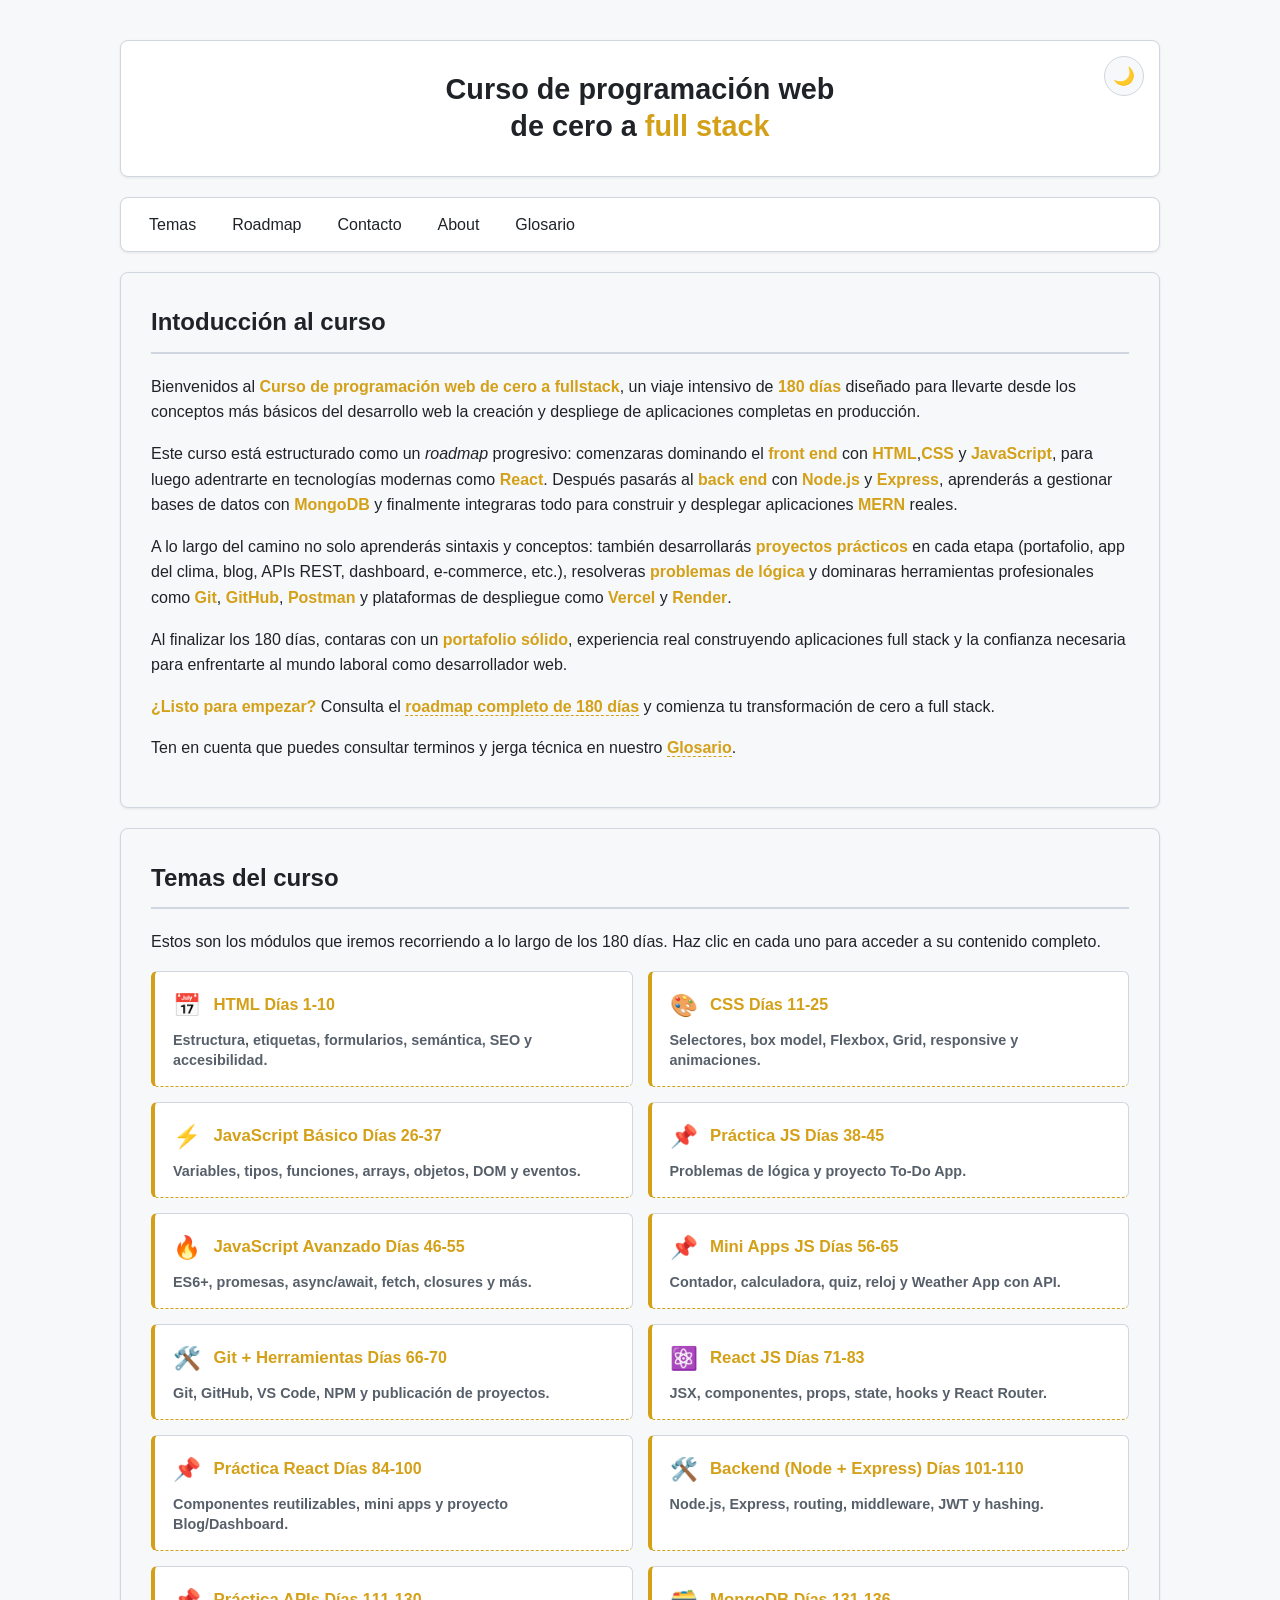
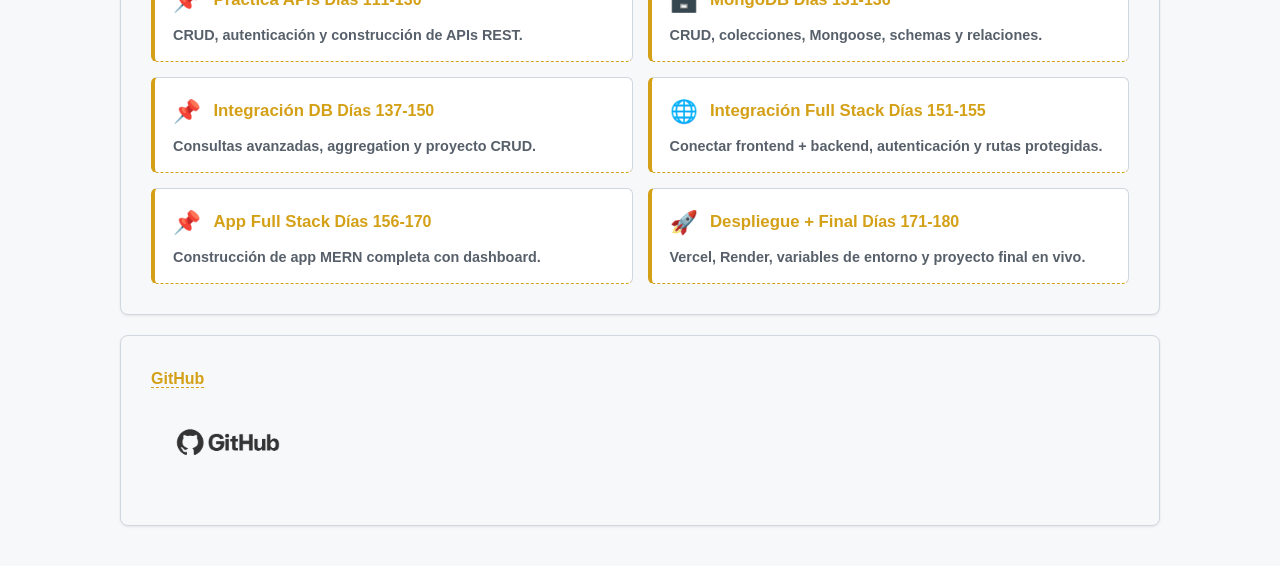
<file: index.html>
<!DOCTYPE html>
<html lang="en">
<head>
    <meta charset="UTF-8">
    <meta name="viewport" content="width=device-width, initial-scale=1.0">
    <meta name="author" content="Lynariel">
    <title>Curso de desarrollo web Full Stack</title>
    <link rel="stylesheet" href="styles/layout.css">
    <script src="scripts/themes.js" defer></script>
</head>
<body>
    <header class="page-header">
        <button class="theme-toggle" id="themeToggle" aria-label="Cambiar tema" title="Cambiar tema">🌙<!--☀️--></button>
        <h1>Curso de programación web<br> de cero a <strong>full stack</strong></h1>
    </header>

    <nav class="menu">
        <ul>
            <li><a href="#temas">Temas</a></li>
            <li><a href="roadmap.html">Roadmap</a></li>
            <li><a href="#contacto">Contacto</a></li>
            <li><a href="#about">About</a></li>
            <li><a href="glosario/glosario.html">Glosario</a></li>
        </ul>
    </nav>
    <main class="main">
        <section class="section-card" id="intro">
            <h2>Intoducción al curso</h2>
            <p>
                Bienvenidos al <strong>Curso de programación web de cero a fullstack</strong>, un viaje intensivo de 
                <strong>180 días</strong> diseñado para llevarte desde los conceptos más básicos del desarrollo web 
                la creación y despliege de aplicaciones completas en producción.
            </p>
            <p>
                Este curso está estructurado como un <em>roadmap</em> progresivo: comenzaras dominando el <strong>front end</strong> 
                con <strong>HTML</strong>,<strong>CSS</strong>  y <strong>JavaScript</strong>, para luego adentrarte en tecnologías 
                modernas como <strong>React</strong>. Después pasarás al <strong>back end</strong> con <strong>Node.js</strong> y 
                <strong>Express</strong>, aprenderás a gestionar bases de datos con <strong>MongoDB</strong> y finalmente integraras 
                todo para construir y desplegar aplicaciones <strong>MERN</strong> reales.
            </p>
            <p>
                A lo largo del camino no solo aprenderás sintaxis y conceptos: también desarrollarás <strong>proyectos prácticos</strong> en cada 
                etapa (portafolio, app del clima, blog, APIs REST, dashboard, e-commerce, etc.), resolveras <strong>problemas de lógica</strong> y 
                dominaras herramientas profesionales como <strong>Git</strong>, <strong>GitHub</strong>, <strong>Postman</strong> y plataformas de 
                despliegue como <strong>Vercel</strong> y <strong>Render</strong>.
            </p>
            <p>
                Al finalizar los 180 días, contaras con un <strong>portafolio sólido</strong>, experiencia real construyendo aplicaciones full stack 
                y la confianza necesaria para enfrentarte al mundo laboral como desarrollador web.
            </p>
            <p>
                <strong>¿Listo para empezar?</strong> Consulta el <a href="roadmap.html">roadmap completo de 180 días</a> y comienza tu transformación 
                de cero a full stack.
            </p>
            <p>
                Ten en cuenta que puedes consultar terminos y jerga técnica en nuestro <a href="glosario/glosario.html">Glosario</a>.
            </p>
        </section>

      <!-- ============================
             TEMAS DEL CURSO
             ============================ -->
             <section class="section-card" id="temas">
                <h2>Temas del curso</h2>
                <p>
                    Estos son los módulos que iremos recorriendo a lo largo de los 180 días. Haz clic en cada
                    uno para acceder a su contenido completo.
                </p>
    
                <div class="topics-grid">
    
                    <a class="topic-card" href="temas/html.html">
                        <span class="topic-icon">&#128197;</span>
                        <span class="topic-title">HTML</span>
                        <span class="topic-days">Días 1-10</span>
                        <span class="topic-desc">Estructura, etiquetas, formularios, semántica, SEO y accesibilidad.</span>
                    </a>
    
                    <a class="topic-card" href="temas/css.html">
                        <span class="topic-icon">&#127912;</span>
                        <span class="topic-title">CSS</span>
                        <span class="topic-days">Días 11-25</span>
                        <span class="topic-desc">Selectores, box model, Flexbox, Grid, responsive y animaciones.</span>
                    </a>
    
                    <a class="topic-card" href="#">
                        <span class="topic-icon">&#9889;</span>
                        <span class="topic-title">JavaScript Básico</span>
                        <span class="topic-days">Días 26-37</span>
                        <span class="topic-desc">Variables, tipos, funciones, arrays, objetos, DOM y eventos.</span>
                    </a>
    
                    <a class="topic-card" href="#">
                        <span class="topic-icon">&#128204;</span>
                        <span class="topic-title">Práctica JS</span>
                        <span class="topic-days">Días 38-45</span>
                        <span class="topic-desc">Problemas de lógica y proyecto To-Do App.</span>
                    </a>
    
                    <a class="topic-card" href="#">
                        <span class="topic-icon">&#128293;</span>
                        <span class="topic-title">JavaScript Avanzado</span>
                        <span class="topic-days">Días 46-55</span>
                        <span class="topic-desc">ES6+, promesas, async/await, fetch, closures y más.</span>
                    </a>
    
                    <a class="topic-card" href="#">
                        <span class="topic-icon">&#128204;</span>
                        <span class="topic-title">Mini Apps JS</span>
                        <span class="topic-days">Días 56-65</span>
                        <span class="topic-desc">Contador, calculadora, quiz, reloj y Weather App con API.</span>
                    </a>
    
                    <a class="topic-card" href="#">
                        <span class="topic-icon">&#128736;&#65039;</span>
                        <span class="topic-title">Git + Herramientas</span>
                        <span class="topic-days">Días 66-70</span>
                        <span class="topic-desc">Git, GitHub, VS Code, NPM y publicación de proyectos.</span>
                    </a>
    
                    <a class="topic-card" href="#">
                        <span class="topic-icon">&#9883;&#65039;</span>
                        <span class="topic-title">React JS</span>
                        <span class="topic-days">Días 71-83</span>
                        <span class="topic-desc">JSX, componentes, props, state, hooks y React Router.</span>
                    </a>
    
                    <a class="topic-card" href="#">
                        <span class="topic-icon">&#128204;</span>
                        <span class="topic-title">Práctica React</span>
                        <span class="topic-days">Días 84-100</span>
                        <span class="topic-desc">Componentes reutilizables, mini apps y proyecto Blog/Dashboard.</span>
                    </a>
    
                    <a class="topic-card" href="#">
                        <span class="topic-icon">&#128736;&#65039;</span>
                        <span class="topic-title">Backend (Node + Express)</span>
                        <span class="topic-days">Días 101-110</span>
                        <span class="topic-desc">Node.js, Express, routing, middleware, JWT y hashing.</span>
                    </a>
    
                    <a class="topic-card" href="#">
                        <span class="topic-icon">&#128204;</span>
                        <span class="topic-title">Práctica APIs</span>
                        <span class="topic-days">Días 111-130</span>
                        <span class="topic-desc">CRUD, autenticación y construcción de APIs REST.</span>
                    </a>
    
                    <a class="topic-card" href="#">
                        <span class="topic-icon">&#128451;&#65039;</span>
                        <span class="topic-title">MongoDB</span>
                        <span class="topic-days">Días 131-136</span>
                        <span class="topic-desc">CRUD, colecciones, Mongoose, schemas y relaciones.</span>
                    </a>
    
                    <a class="topic-card" href="#">
                        <span class="topic-icon">&#128204;</span>
                        <span class="topic-title">Integración DB</span>
                        <span class="topic-days">Días 137-150</span>
                        <span class="topic-desc">Consultas avanzadas, aggregation y proyecto CRUD.</span>
                    </a>
    
                    <a class="topic-card" href="#">
                        <span class="topic-icon">&#127760;</span>
                        <span class="topic-title">Integración Full Stack</span>
                        <span class="topic-days">Días 151-155</span>
                        <span class="topic-desc">Conectar frontend + backend, autenticación y rutas protegidas.</span>
                    </a>
    
                    <a class="topic-card" href="#">
                        <span class="topic-icon">&#128204;</span>
                        <span class="topic-title">App Full Stack</span>
                        <span class="topic-days">Días 156-170</span>
                        <span class="topic-desc">Construcción de app MERN completa con dashboard.</span>
                    </a>
    
                    <a class="topic-card" href="#">
                        <span class="topic-icon">&#128640;</span>
                        <span class="topic-title">Despliegue + Final</span>
                        <span class="topic-days">Días 171-180</span>
                        <span class="topic-desc">Vercel, Render, variables de entorno y proyecto final en vivo.</span>
                    </a>
    
                </div>
            </section>

            <section class="section-card" id="contactos">
               <a href="github.com/EpicsBoxStudio/"> GitHub<img src="assets/GitHub-Full-Logo-with-Text-81456.png" alt="Logo GitHub" width="150"></a>
            </section>

    </main>
</body>
</html>
</file>
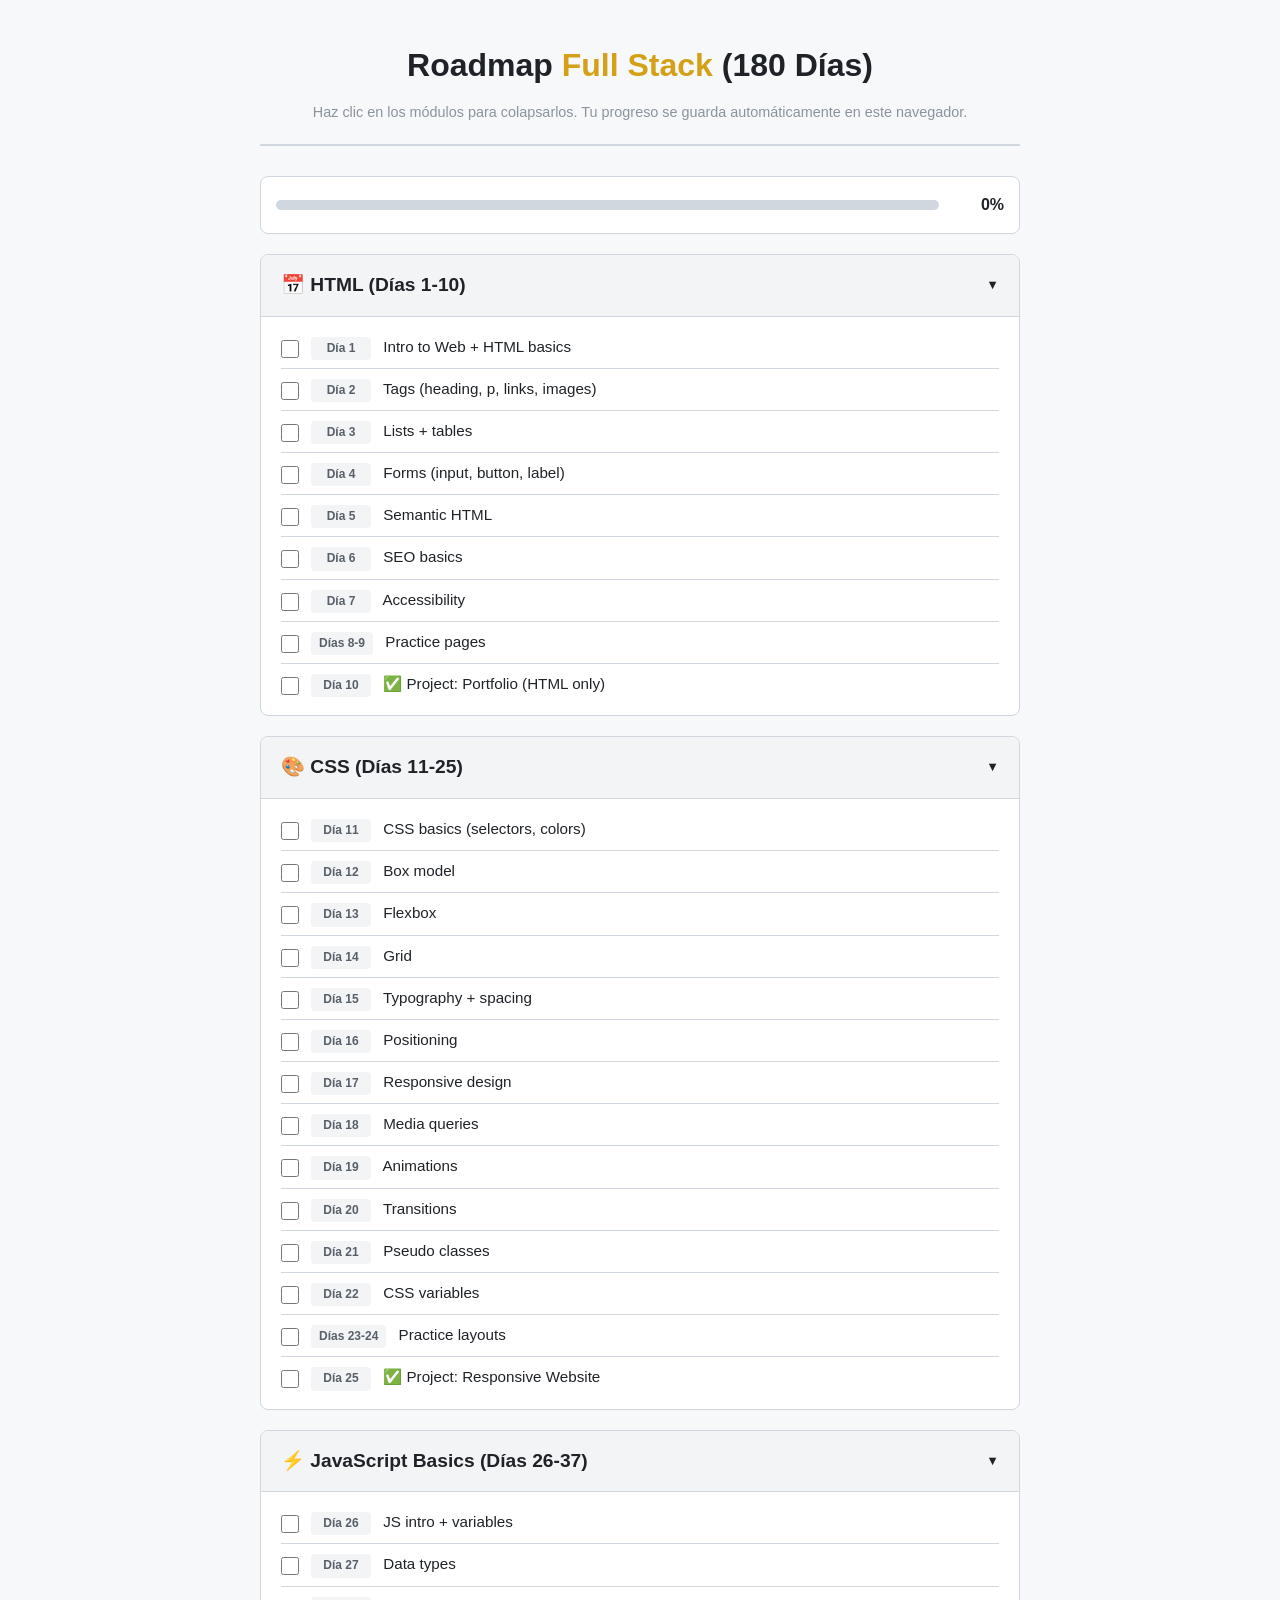
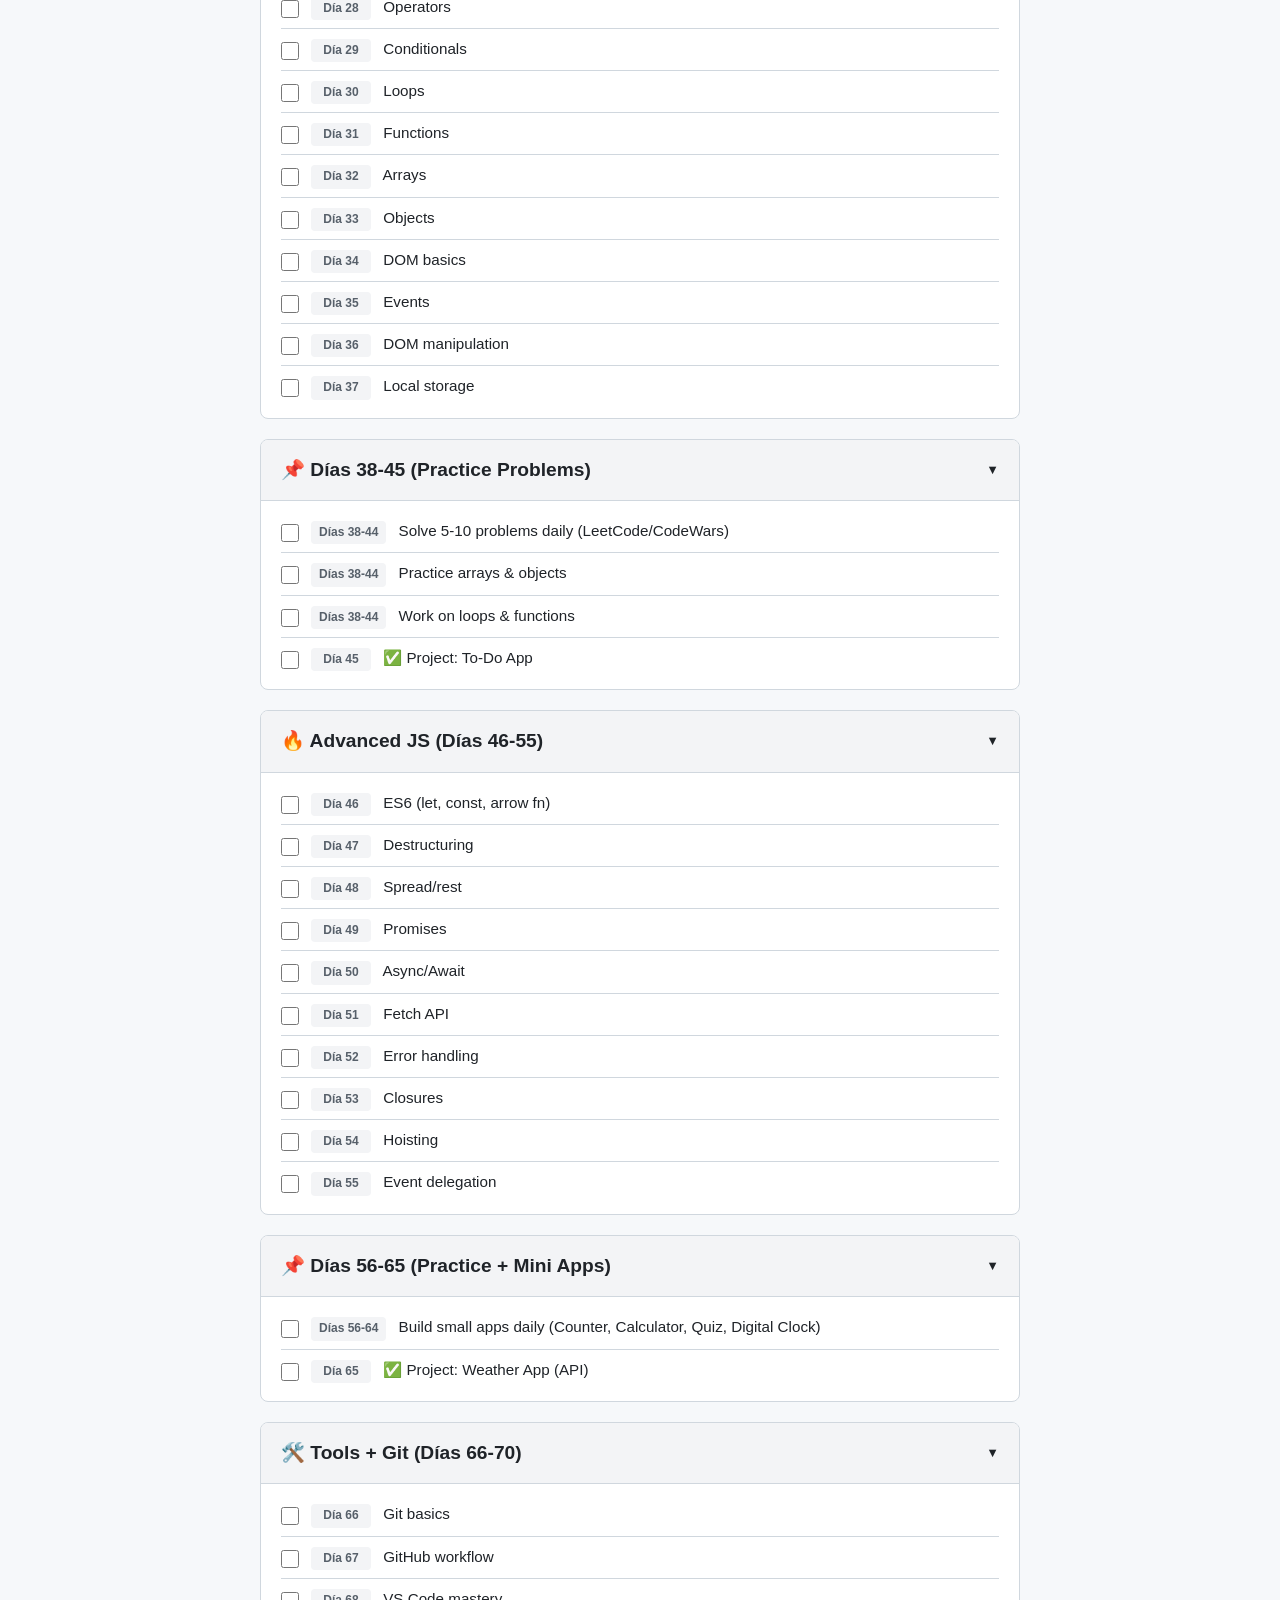
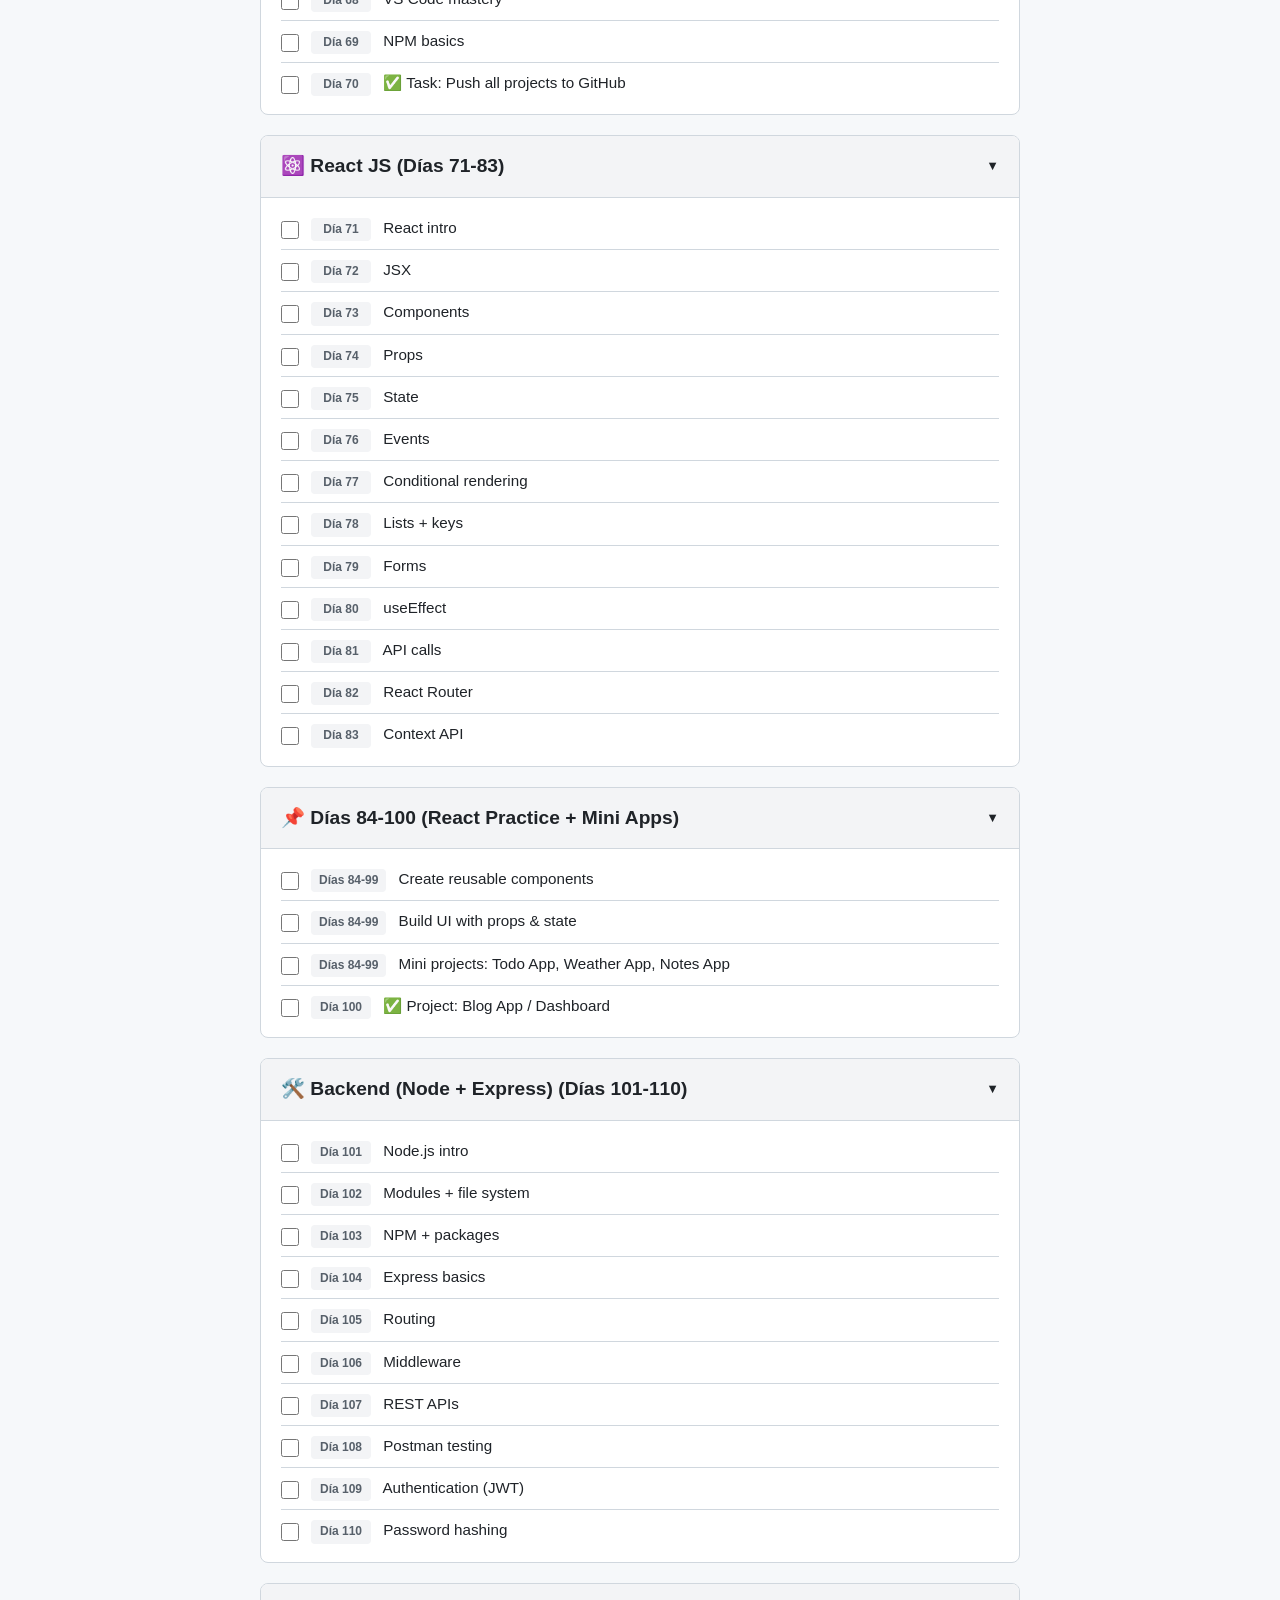
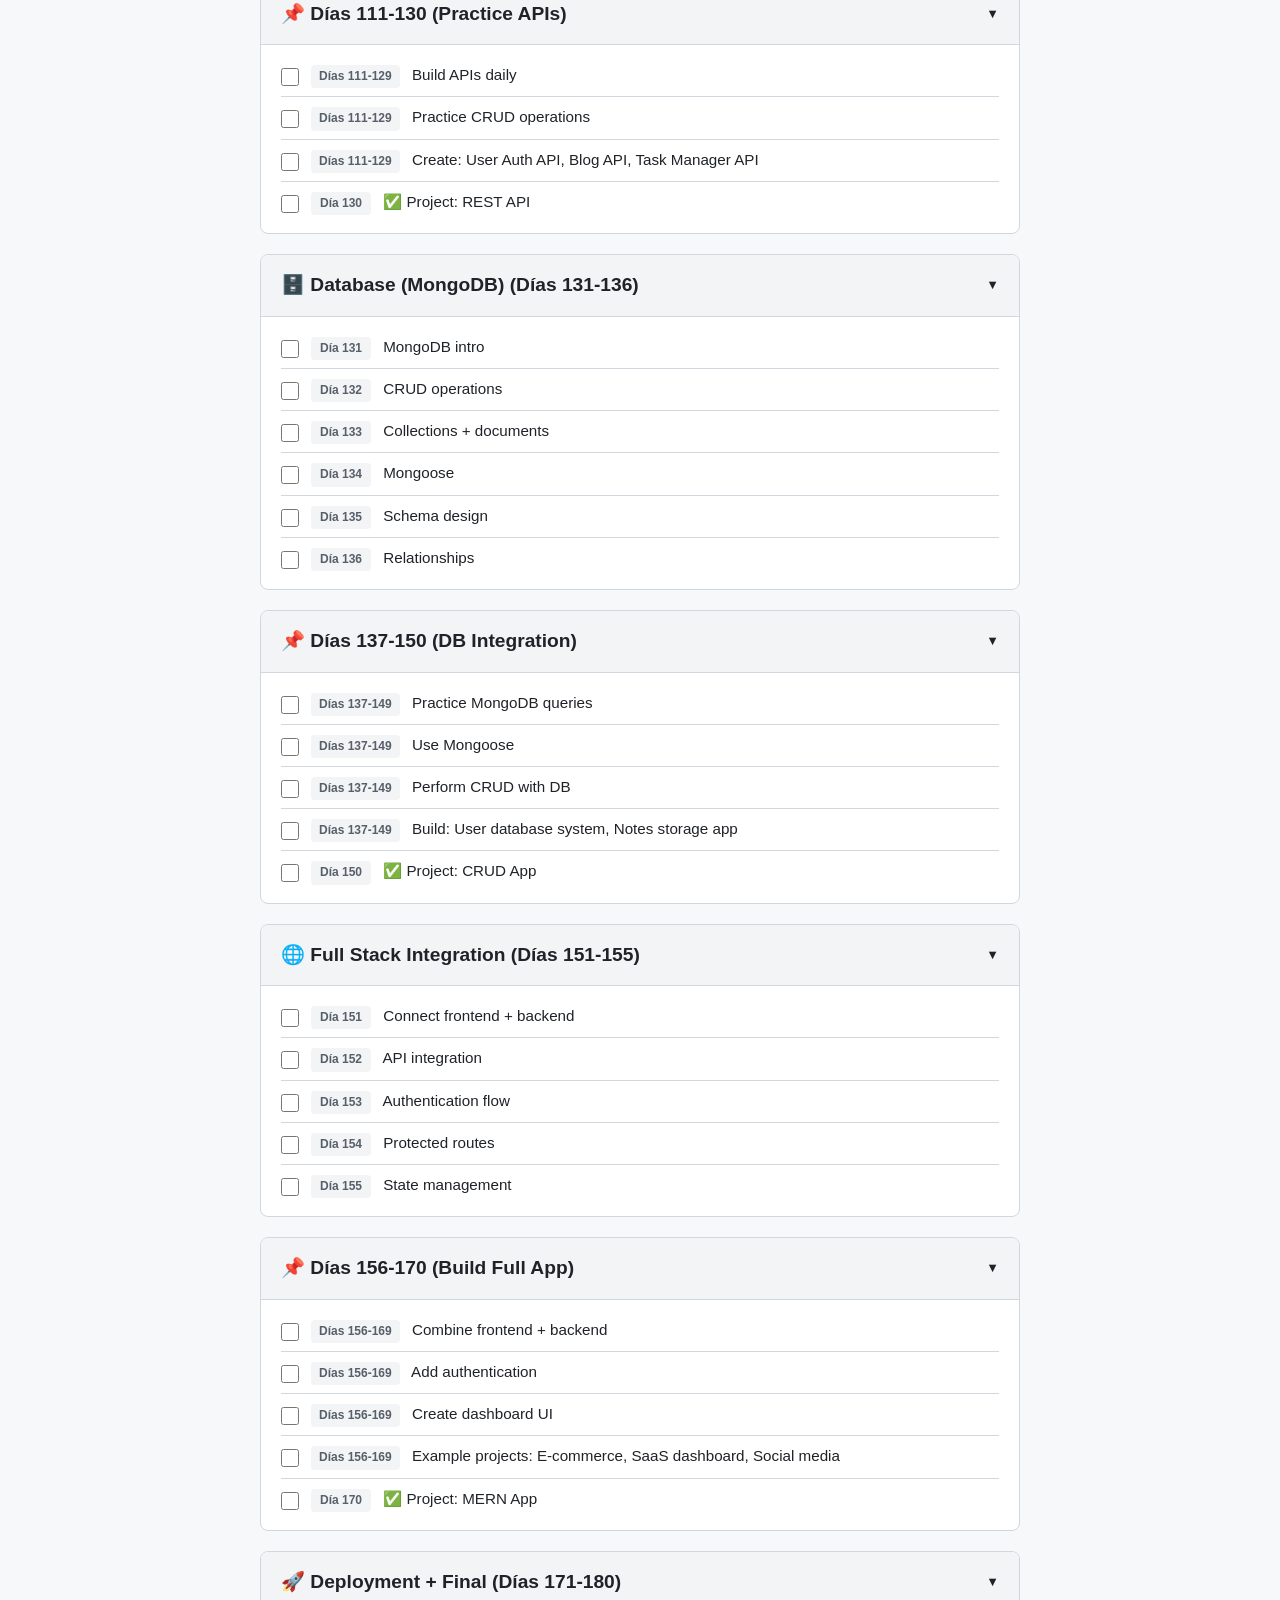
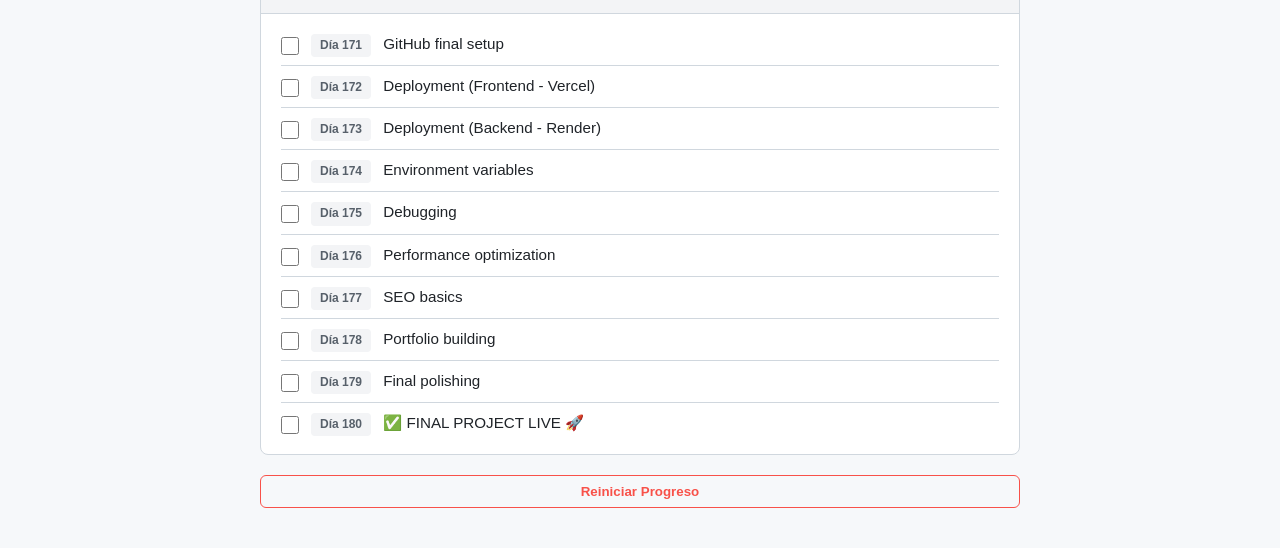
<file: roadmap.html>
<!DOCTYPE html>
<html lang="es">
<head>
    <meta charset="UTF-8">
    <meta name="viewport" content="width=device-width, initial-scale=1.0">
    <title>Roadmap Full Stack - 180 Días</title>
    <link rel="stylesheet" href="styles/roadmap.css">
    <script src="scripts/themes.js"></script>
</head>
<body>

    <header>
        <h1>Roadmap <span>Full Stack</span> (180 Días)</h1>
        <p style="color: #8b949e; font-size: 0.9rem;">Haz clic en los módulos para colapsarlos. Tu progreso se guarda automáticamente en este navegador.</p>
    </header>

    <div class="progress-container">
        <div class="progress-bar-bg">
            <div class="progress-bar-fill" id="progressFill"></div>
        </div>
        <div class="progress-text" id="progressText">0%</div>
    </div>

    <div id="roadmapContainer">
        <!-- Aquí se inyectará el contenido con JS -->
    </div>

    <button class="reset-btn" id="resetBtn">Reiniciar Progreso</button>

    <script>
        // Datos extraídos de las imágenes
        const roadmapData = [
            {
                title: "📅 HTML (Días 1-10)",
                tasks: [
                    { day: "Día 1", text: "Intro to Web + HTML basics" },
                    { day: "Día 2", text: "Tags (heading, p, links, images)" },
                    { day: "Día 3", text: "Lists + tables" },
                    { day: "Día 4", text: "Forms (input, button, label)" },
                    { day: "Día 5", text: "Semantic HTML" },
                    { day: "Día 6", text: "SEO basics" },
                    { day: "Día 7", text: "Accessibility" },
                    { day: "Días 8-9", text: "Practice pages" },
                    { day: "Día 10", text: "✅ Project: Portfolio (HTML only)" }
                ]
            },
            {
                title: "🎨 CSS (Días 11-25)",
                tasks: [
                    { day: "Día 11", text: "CSS basics (selectors, colors)" },
                    { day: "Día 12", text: "Box model" },
                    { day: "Día 13", text: "Flexbox" },
                    { day: "Día 14", text: "Grid" },
                    { day: "Día 15", text: "Typography + spacing" },
                    { day: "Día 16", text: "Positioning" },
                    { day: "Día 17", text: "Responsive design" },
                    { day: "Día 18", text: "Media queries" },
                    { day: "Día 19", text: "Animations" },
                    { day: "Día 20", text: "Transitions" },
                    { day: "Día 21", text: "Pseudo classes" },
                    { day: "Día 22", text: "CSS variables" },
                    { day: "Días 23-24", text: "Practice layouts" },
                    { day: "Día 25", text: "✅ Project: Responsive Website" }
                ]
            },
            {
                title: "⚡ JavaScript Basics (Días 26-37)",
                tasks: [
                    { day: "Día 26", text: "JS intro + variables" },
                    { day: "Día 27", text: "Data types" },
                    { day: "Día 28", text: "Operators" },
                    { day: "Día 29", text: "Conditionals" },
                    { day: "Día 30", text: "Loops" },
                    { day: "Día 31", text: "Functions" },
                    { day: "Día 32", text: "Arrays" },
                    { day: "Día 33", text: "Objects" },
                    { day: "Día 34", text: "DOM basics" },
                    { day: "Día 35", text: "Events" },
                    { day: "Día 36", text: "DOM manipulation" },
                    { day: "Día 37", text: "Local storage" }
                ]
            },
            {
                title: "📌 Días 38-45 (Practice Problems)",
                tasks: [
                    { day: "Días 38-44", text: "Solve 5-10 problems daily (LeetCode/CodeWars)" },
                    { day: "Días 38-44", text: "Practice arrays & objects" },
                    { day: "Días 38-44", text: "Work on loops & functions" },
                    { day: "Día 45", text: "✅ Project: To-Do App" }
                ]
            },
            {
                title: "🔥 Advanced JS (Días 46-55)",
                tasks: [
                    { day: "Día 46", text: "ES6 (let, const, arrow fn)" },
                    { day: "Día 47", text: "Destructuring" },
                    { day: "Día 48", text: "Spread/rest" },
                    { day: "Día 49", text: "Promises" },
                    { day: "Día 50", text: "Async/Await" },
                    { day: "Día 51", text: "Fetch API" },
                    { day: "Día 52", text: "Error handling" },
                    { day: "Día 53", text: "Closures" },
                    { day: "Día 54", text: "Hoisting" },
                    { day: "Día 55", text: "Event delegation" }
                ]
            },
            {
                title: "📌 Días 56-65 (Practice + Mini Apps)",
                tasks: [
                    { day: "Días 56-64", text: "Build small apps daily (Counter, Calculator, Quiz, Digital Clock)" },
                    { day: "Día 65", text: "✅ Project: Weather App (API)" }
                ]
            },
            {
                title: "🛠️ Tools + Git (Días 66-70)",
                tasks: [
                    { day: "Día 66", text: "Git basics" },
                    { day: "Día 67", text: "GitHub workflow" },
                    { day: "Día 68", text: "VS Code mastery" },
                    { day: "Día 69", text: "NPM basics" },
                    { day: "Día 70", text: "✅ Task: Push all projects to GitHub" }
                ]
            },
            {
                title: "⚛️ React JS (Días 71-83)",
                tasks: [
                    { day: "Día 71", text: "React intro" },
                    { day: "Día 72", text: "JSX" },
                    { day: "Día 73", text: "Components" },
                    { day: "Día 74", text: "Props" },
                    { day: "Día 75", text: "State" },
                    { day: "Día 76", text: "Events" },
                    { day: "Día 77", text: "Conditional rendering" },
                    { day: "Día 78", text: "Lists + keys" },
                    { day: "Día 79", text: "Forms" },
                    { day: "Día 80", text: "useEffect" },
                    { day: "Día 81", text: "API calls" },
                    { day: "Día 82", text: "React Router" },
                    { day: "Día 83", text: "Context API" }
                ]
            },
            {
                title: "📌 Días 84-100 (React Practice + Mini Apps)",
                tasks: [
                    { day: "Días 84-99", text: "Create reusable components" },
                    { day: "Días 84-99", text: "Build UI with props & state" },
                    { day: "Días 84-99", text: "Mini projects: Todo App, Weather App, Notes App" },
                    { day: "Día 100", text: "✅ Project: Blog App / Dashboard" }
                ]
            },
            {
                title: "🛠️ Backend (Node + Express) (Días 101-110)",
                tasks: [
                    { day: "Día 101", text: "Node.js intro" },
                    { day: "Día 102", text: "Modules + file system" },
                    { day: "Día 103", text: "NPM + packages" },
                    { day: "Día 104", text: "Express basics" },
                    { day: "Día 105", text: "Routing" },
                    { day: "Día 106", text: "Middleware" },
                    { day: "Día 107", text: "REST APIs" },
                    { day: "Día 108", text: "Postman testing" },
                    { day: "Día 109", text: "Authentication (JWT)" },
                    { day: "Día 110", text: "Password hashing" }
                ]
            },
            {
                title: "📌 Días 111-130 (Practice APIs)",
                tasks: [
                    { day: "Días 111-129", text: "Build APIs daily" },
                    { day: "Días 111-129", text: "Practice CRUD operations" },
                    { day: "Días 111-129", text: "Create: User Auth API, Blog API, Task Manager API" },
                    { day: "Día 130", text: "✅ Project: REST API" }
                ]
            },
            {
                title: "🗄️ Database (MongoDB) (Días 131-136)",
                tasks: [
                    { day: "Día 131", text: "MongoDB intro" },
                    { day: "Día 132", text: "CRUD operations" },
                    { day: "Día 133", text: "Collections + documents" },
                    { day: "Día 134", text: "Mongoose" },
                    { day: "Día 135", text: "Schema design" },
                    { day: "Día 136", text: "Relationships" }
                ]
            },
            {
                title: "📌 Días 137-150 (DB Integration)",
                tasks: [
                    { day: "Días 137-149", text: "Practice MongoDB queries" },
                    { day: "Días 137-149", text: "Use Mongoose" },
                    { day: "Días 137-149", text: "Perform CRUD with DB" },
                    { day: "Días 137-149", text: "Build: User database system, Notes storage app" },
                    { day: "Día 150", text: "✅ Project: CRUD App" }
                ]
            },
            {
                title: "🌐 Full Stack Integration (Días 151-155)",
                tasks: [
                    { day: "Día 151", text: "Connect frontend + backend" },
                    { day: "Día 152", text: "API integration" },
                    { day: "Día 153", text: "Authentication flow" },
                    { day: "Día 154", text: "Protected routes" },
                    { day: "Día 155", text: "State management" }
                ]
            },
            {
                title: "📌 Días 156-170 (Build Full App)",
                tasks: [
                    { day: "Días 156-169", text: "Combine frontend + backend" },
                    { day: "Días 156-169", text: "Add authentication" },
                    { day: "Días 156-169", text: "Create dashboard UI" },
                    { day: "Días 156-169", text: "Example projects: E-commerce, SaaS dashboard, Social media" },
                    { day: "Día 170", text: "✅ Project: MERN App" }
                ]
            },
            {
                title: "🚀 Deployment + Final (Días 171-180)",
                tasks: [
                    { day: "Día 171", text: "GitHub final setup" },
                    { day: "Día 172", text: "Deployment (Frontend - Vercel)" },
                    { day: "Día 173", text: "Deployment (Backend - Render)" },
                    { day: "Día 174", text: "Environment variables" },
                    { day: "Día 175", text: "Debugging" },
                    { day: "Día 176", text: "Performance optimization" },
                    { day: "Día 177", text: "SEO basics" },
                    { day: "Día 178", text: "Portfolio building" },
                    { day: "Día 179", text: "Final polishing" },
                    { day: "Día 180", text: "✅ FINAL PROJECT LIVE 🚀" }
                ]
            }
        ];

        const container = document.getElementById('roadmapContainer');
        const progressFill = document.getElementById('progressFill');
        const progressText = document.getElementById('progressText');
        const resetBtn = document.getElementById('resetBtn');

        // Generar un ID único para cada tarea basado en el índice
        function getTaskId(moduleIndex, taskIndex) {
            return `task-${moduleIndex}-${taskIndex}`;
        }

        // Renderizar la lista
        function renderRoadmap() {
            let html = '';
            
            roadmapData.forEach((module, mIndex) => {
                // Generar ID para el módulo (para guardar si está colapsado)
                const moduleId = `module-${mIndex}`;
                const isCollapsed = localStorage.getItem(moduleId) === 'true';
                
                html += `
                    <div class="module">
                        <div class="module-header ${isCollapsed ? 'collapsed' : ''}" data-module-id="${moduleId}">
                            <span>${module.title}</span>
                            <span class="arrow">▼</span>
                        </div>
                        <div class="module-content ${isCollapsed ? 'collapsed' : ''}">
                `;

                module.tasks.forEach((task, tIndex) => {
                    const taskId = getTaskId(mIndex, tIndex);
                    const isCompleted = localStorage.getItem(taskId) === 'true';
                    
                    html += `
                        <div class="task ${isCompleted ? 'completed' : ''}" data-task-id="${taskId}">
                            <input type="checkbox" id="${taskId}" ${isCompleted ? 'checked' : ''}>
                            <label for="${taskId}">
                                <span class="day-tag">${task.day}</span>
                                ${task.text}
                            </label>
                        </div>
                    `;
                });

                html += `
                        </div>
                    </div>
                `;
            });

            container.innerHTML = html;
            updateProgress();
            attachEventListeners();
        }

        // Actualizar la barra de progreso
        function updateProgress() {
            const totalTasks = document.querySelectorAll('.task').length;
            const completedTasks = document.querySelectorAll('.task.completed').length;
            
            const percentage = totalTasks === 0 ? 0 : Math.round((completedTasks / totalTasks) * 100);
            
            progressFill.style.width = `${percentage}%`;
            progressText.textContent = `${percentage}%`;
        }

        // Manejar eventos
        function attachEventListeners() {
            // Checkboxes
            document.querySelectorAll('.task input[type="checkbox"]').forEach(checkbox => {
                checkbox.addEventListener('change', (e) => {
                    const taskDiv = e.target.closest('.task');
                    const taskId = taskDiv.dataset.taskId;
                    
                    if (e.target.checked) {
                        taskDiv.classList.add('completed');
                        localStorage.setItem(taskId, 'true');
                    } else {
                        taskDiv.classList.remove('completed');
                        localStorage.removeItem(taskId);
                    }
                    updateProgress();
                });
            });

            // Colapsar módulos
            document.querySelectorAll('.module-header').forEach(header => {
                header.addEventListener('click', () => {
                    const moduleId = header.dataset.moduleId;
                    const content = header.nextElementSibling;
                    
                    header.classList.toggle('collapsed');
                    content.classList.toggle('collapsed');
                    
                    // Guardar estado en localStorage
                    const isCollapsed = header.classList.contains('collapsed');
                    localStorage.setItem(moduleId, isCollapsed);
                });
            });
        }

        // Reiniciar progreso
        resetBtn.addEventListener('click', () => {
            if (confirm('¿Estás seguro de que quieres borrar todo tu progreso? Esta acción no se puede deshacer.')) {
                localStorage.clear();
                renderRoadmap();
            }
        });

        // Inicializar
        renderRoadmap();

    </script>
</body>
</html>
</file>
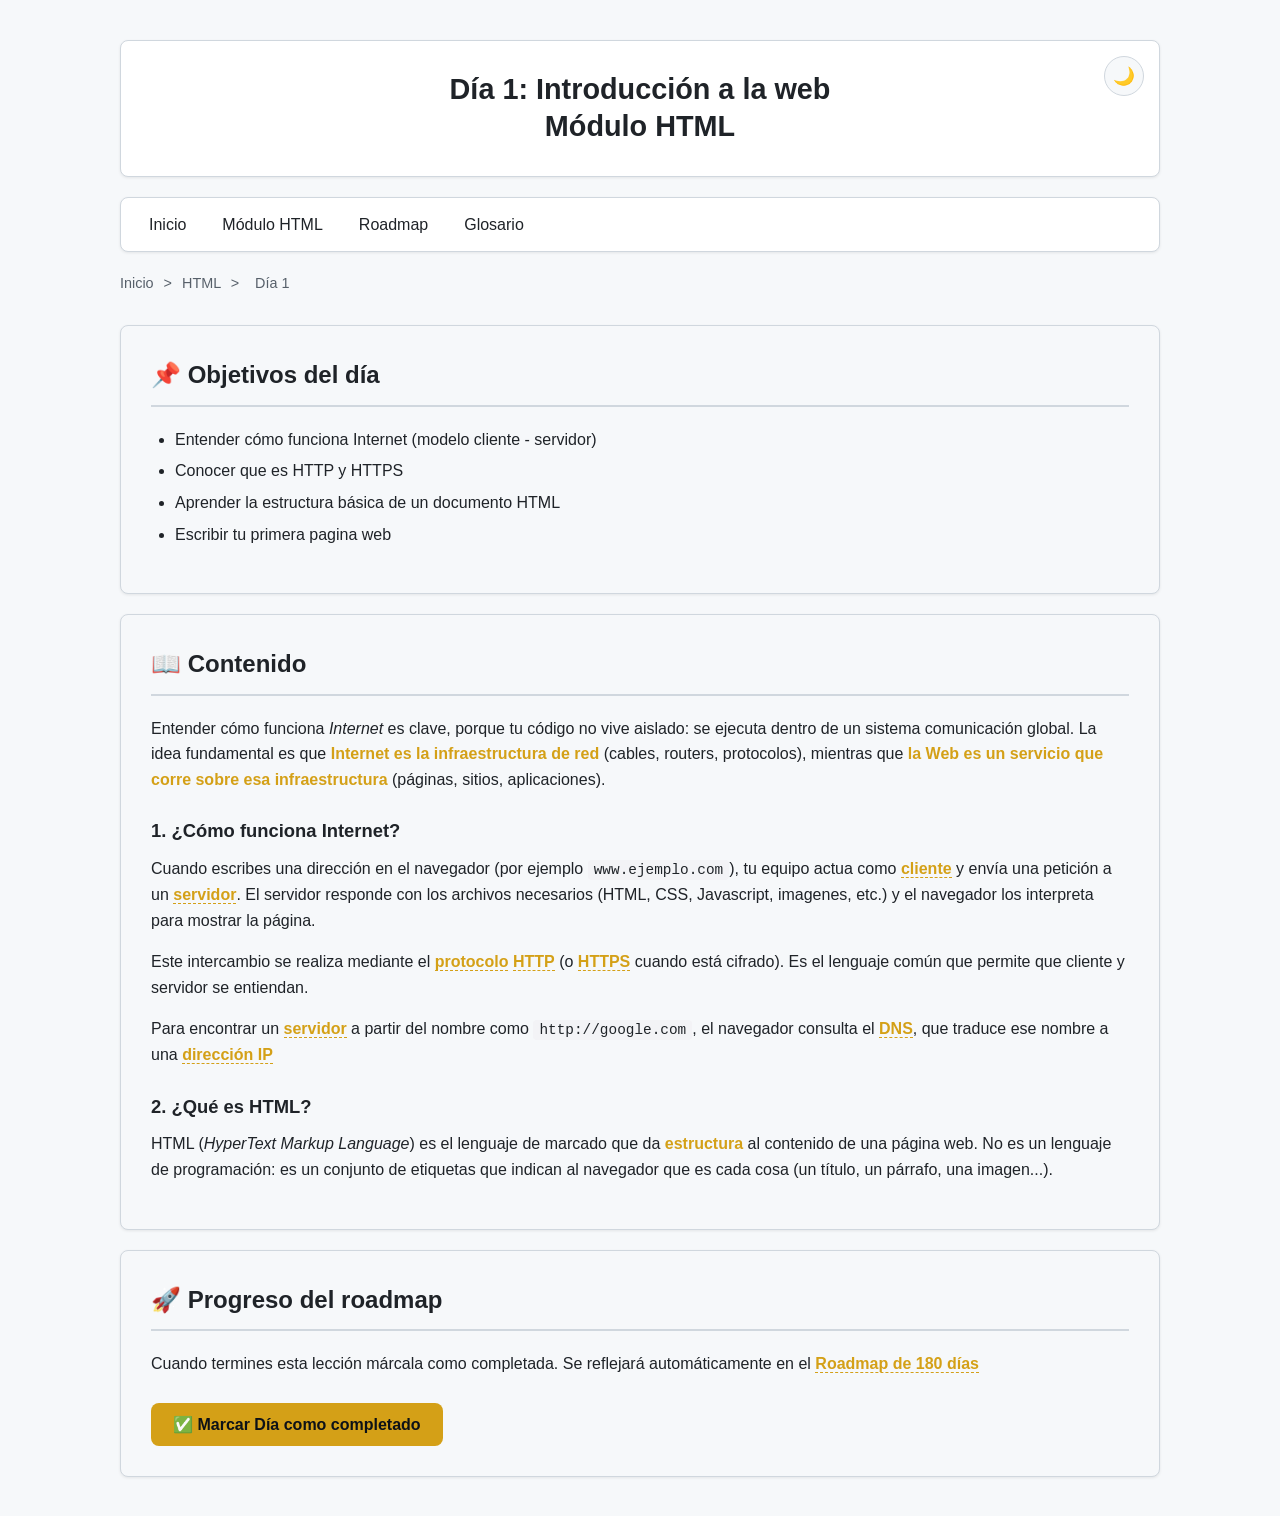
<file: lecciones/dia-1-intro-web.html>
<!DOCTYPE html>
<html lang="es">
<head>
    <meta charset="UTF-8">
    <meta name="viewport" content="width=device-width, initial-scale=1.0">
    <meta name="author" content="Lynariel">
    <title>Día 1: Introducción a la web - Curso de desarrollo web Full Stack</title>
    <link rel="stylesheet" href="../styles/layout.css">
    <link rel="stylesheet" href="../styles/lesson.css">
</head>
<body>
    <header class="page-header">
        <button class="theme-toggle" id="themeToggle">🌙</button>
        <h1>Día 1: Introducción a la web <br><span>Módulo HTML</span></h1>
    </header>

    <nav class="menu">
        <ul>
            <li><a href="../index.html">Inicio</a></li>
            <li><a href="../temas/html.html">Módulo HTML</a></li>
            <li><a href="../roadmap.html">Roadmap</a></li>
            <li><a href="../glosario/glosario.html">Glosario</a></li>
        </ul>
    </nav>

    <main class="main">

        <nav class="breadcrumb" aria-label="Ruta de navegacion">
            <a href="../index.html">Inicio</a>
            <span>></span>
            <a href="../temas/html.html">HTML</a>
            <span>></span>
            <span>Día 1</span>
        </nav>

        <section class="section-card">
            <h2>&#128204; Objetivos del día</h2>
            <ul class="objetive-list">
                <li>Entender cómo funciona Internet (modelo cliente - servidor)</li>
                <li>Conocer que es HTTP y HTTPS</li>
                <li>Aprender la estructura básica de un documento HTML</li>
                <li>Escribir tu primera pagina web</li>
            </ul>
        </section>

        <section class="section-card">
            <h2>&#128214; Contenido</h2>
            <p>
                Entender cómo funciona <em>Internet</em> es clave, porque tu código no vive aislado: se ejecuta dentro 
                 de un sistema comunicación global. La idea fundamental es que <strong>Internet es la infraestructura de red</strong>
                 (cables, routers, protocolos), mientras que <strong>la Web es un servicio que corre sobre esa infraestructura</strong>
                 (páginas, sitios, aplicaciones).
            </p>
            <h3>1. ¿Cómo funciona Internet?</h3>
            <p>
                Cuando escribes una dirección en el navegador (por ejemplo <code>www.ejemplo.com</code>), tu equipo actua como <a href="../glosario/glosario.html#cliente">cliente</a>
                y envía una petición a un <a href="../glosario/glosario.html#servidor">servidor</a>. El servidor responde con los archivos necesarios (HTML, CSS, Javascript, imagenes, etc.)
                y el navegador los interpreta para mostrar la página.
            </p>
            
            <p>
                Este intercambio se realiza mediante el <a href="../glosario/glosario.html#protocolo">protocolo</a> 
                <a href="../glosario/glosario.html#http">HTTP</a> (o <a href="../glosario/glosario.html#https">HTTPS</a> cuando
                está cifrado). Es el lenguaje común que permite que cliente y servidor se entiendan.
            </p>
            <p>
                Para encontrar un <a href="../glosario/glosario.html#servidor">servidor</a> a partir del nombre como <code>http://google.com</code>, 
                el navegador consulta el <a href="../glosario/glosario.html#dns">DNS</a>, que traduce ese nombre a una 
                <a href="../glosario/glosario.html#ip">dirección IP</a>
            </p>
            <h3>2. ¿Qué es HTML?</h3>
            <p>
                HTML (<em>HyperText Markup Language</em>) es el lenguaje de marcado que da <strong>estructura</strong> 
                al contenido de una página web. No es un lenguaje de programación: es un conjunto de etiquetas que indican 
                al navegador que es cada cosa (un título, un párrafo, una imagen...).
            </p>
        </section>

        <section class="section-card roadmap-progress">
            <h2>&#128640; Progreso del roadmap</h2>
            <p>
                Cuando termines esta lección márcala como completada. Se reflejará automáticamente
                en el <a href="../roadmap.html">Roadmap de 180 días</a>
            </p>
            <button class="complete-btn" id="completeBtn" data-task-id="task-0-0">
                &#9989; Marcar Día como completado
            </button>
        </section>
    </main>
    
    <script src="../scripts/themes.js"></script>
    <script src="../scripts/progress-btn.js"></script>
</body>
</html>
</file>
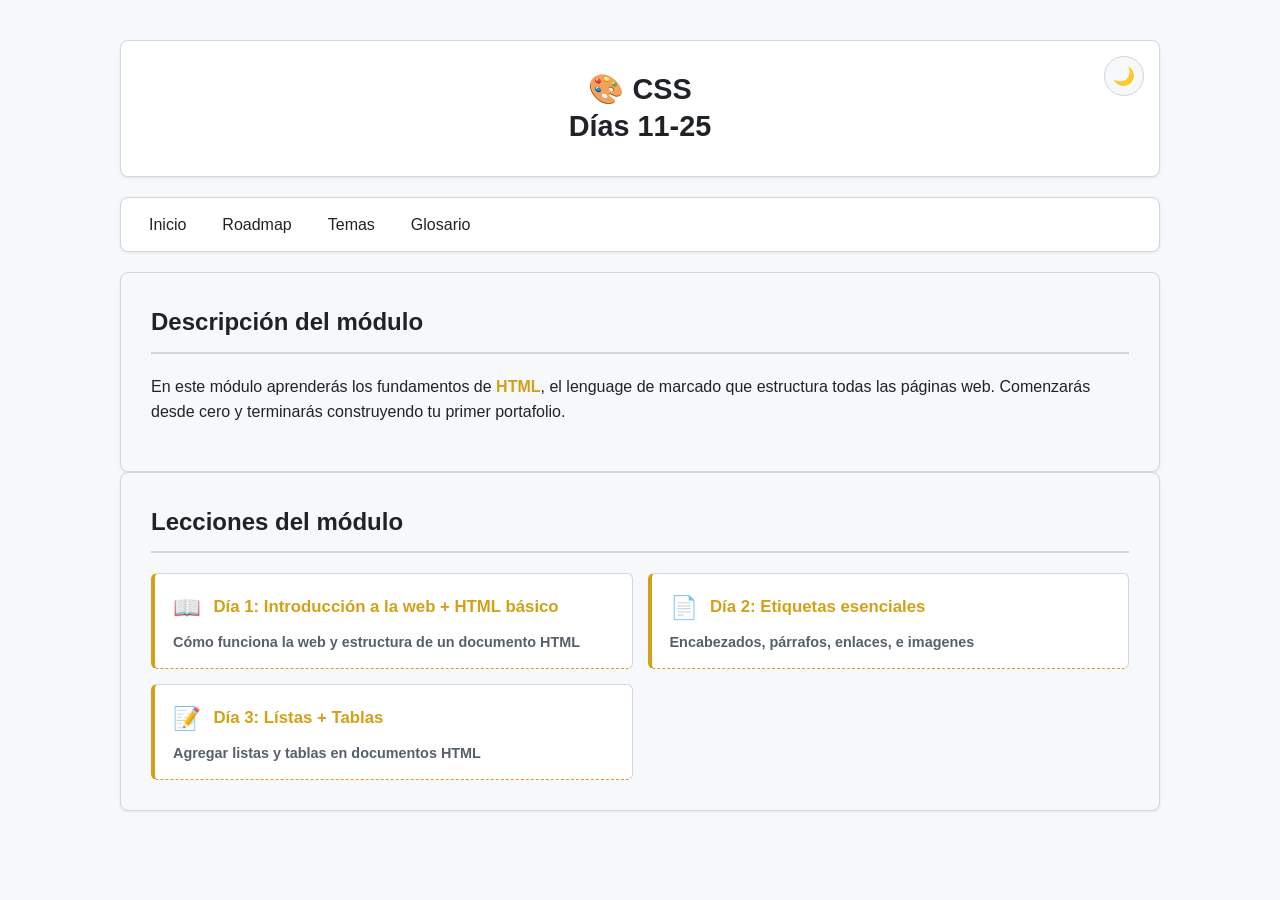
<file: temas/css.html>
<!DOCTYPE html>
<html lang="es">
<head>
    <meta charset="UTF-8">
    <meta name="viewport" content="width=device-width, initial-scale=1.0">
    <meta name="author" content="Lynariel">
    <title>HTML - Curso de desarrollo web Full Stack</title>
    <link rel="stylesheet" href="../styles/layout.css">
</head>
<body>
    <header class="page-header">
        <button class="theme-toggle" id="themeToggle">🌙</button>
        <h1>&#127912; CSS<br><span>Días 11-25</span></h1>
    </header>

    <nav class="menu">
        <ul>
            <li><a href="../index.html">Inicio</a></li>
            <li><a href="../roadmap.html">Roadmap</a></li>
            <li><a href="../index.html#temas">Temas</a></li>
            <li><a href="../glosario/glosario.html">Glosario</a></li>
        </ul>
    </nav>

    <section class="section-card">
        <h2>Descripción del módulo</h2>
        <p>
            En este módulo aprenderás los fundamentos de <strong>HTML</strong>, el lenguage de 
            marcado que estructura todas las páginas web. Comenzarás desde cero y terminarás 
            construyendo tu primer portafolio.
        </p>
    </section>

    <section class="section-card">
        <h2>Lecciones del módulo</h2>
        <div class="topics-grid">

            <a class="topic-card" href="../lecciones/dia-1-intro-web.html">
                <span class="topic-icon">&#128214;</span>
                <span class="topic-title">Día 1: Introducción a la web + HTML básico</span>
                <span class="topic-desc">Cómo funciona la web y estructura de un documento HTML</span>
            </a>

            <a class="topic-card" href="../lecciones/dia-2-etiquetas.html">
                <span class="topic-icon">&#128196;</span>
                <span class="topic-title">Día 2: Etiquetas esenciales</span>
                <span class="topic-desc">Encabezados, párrafos, enlaces, e imagenes</span>
            </a>

            <a class="topic-card" href="../lecciones/dia-3-listas-y-tablas.html">
                <span class="topic-icon">&#128221;</span>
                <span class="topic-title">Día 3: Lístas + Tablas</span>
                <span class="topic-desc">Agregar listas y tablas en documentos HTML</span>
            </a>

        </div>
    </section>

 <script src="../scripts/themes.js"></script>   
</body>
</html>
</file>
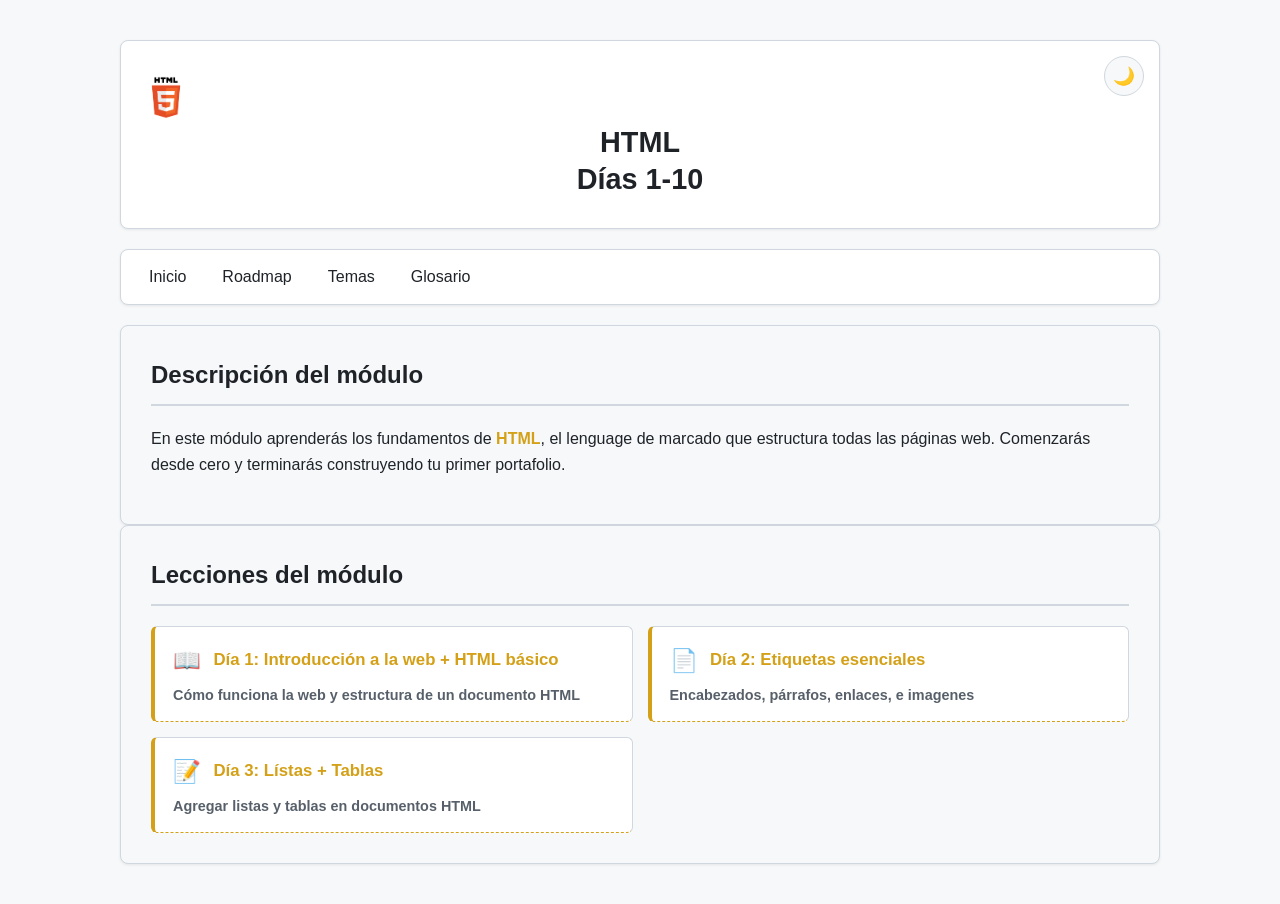
<file: temas/html.html>
<!DOCTYPE html>
<html lang="es">
<head>
    <meta charset="UTF-8">
    <meta name="viewport" content="width=device-width, initial-scale=1.0">
    <meta name="author" content="Lynariel">
    <title>HTML - Curso de desarrollo web Full Stack</title>
    <link rel="stylesheet" href="../styles/layout.css">
</head>
<body>
    <header class="page-header">
        <button class="theme-toggle" id="themeToggle">🌙</button>
        <h1><img src="../assets/images/HTML5-Logo-PNG-Symbol-for-Web-Development-Transparent.png" alt="Logo HTML" width="50">HTML<br><span>Días 1-10</span></h1>
    </header>

    <nav class="menu">
        <ul>
            <li><a href="../index.html">Inicio</a></li>
            <li><a href="../roadmap.html">Roadmap</a></li>
            <li><a href="../index.html#temas">Temas</a></li>
            <li><a href="../glosario/glosario.html">Glosario</a></li>
        </ul>
    </nav>

    <section class="section-card">
        <h2>Descripción del módulo</h2>
        <p>
            En este módulo aprenderás los fundamentos de <strong>HTML</strong>, el lenguage de 
            marcado que estructura todas las páginas web. Comenzarás desde cero y terminarás 
            construyendo tu primer portafolio.
        </p>
    </section>

    <section class="section-card">
        <h2>Lecciones del módulo</h2>
        <div class="topics-grid">

            <a class="topic-card" href="../lecciones/html/dia-1-intro-web.html">
                <span class="topic-icon">&#128214;</span>
                <span class="topic-title">Día 1: Introducción a la web + HTML básico</span>
                <span class="topic-desc">Cómo funciona la web y estructura de un documento HTML</span>
            </a>

            <a class="topic-card" href="../lecciones/html/dia-2-etiquetas.html">
                <span class="topic-icon">&#128196;</span>
                <span class="topic-title">Día 2: Etiquetas esenciales</span>
                <span class="topic-desc">Encabezados, párrafos, enlaces, e imagenes</span>
            </a>

            <a class="topic-card" href="../lecciones/html/dia-3-listas-y-tablas.html">
                <span class="topic-icon">&#128221;</span>
                <span class="topic-title">Día 3: Lístas + Tablas</span>
                <span class="topic-desc">Agregar listas y tablas en documentos HTML</span>
            </a>

        </div>
    </section>

 <script src="../scripts/themes.js"></script>   
</body>
</html>
</file>
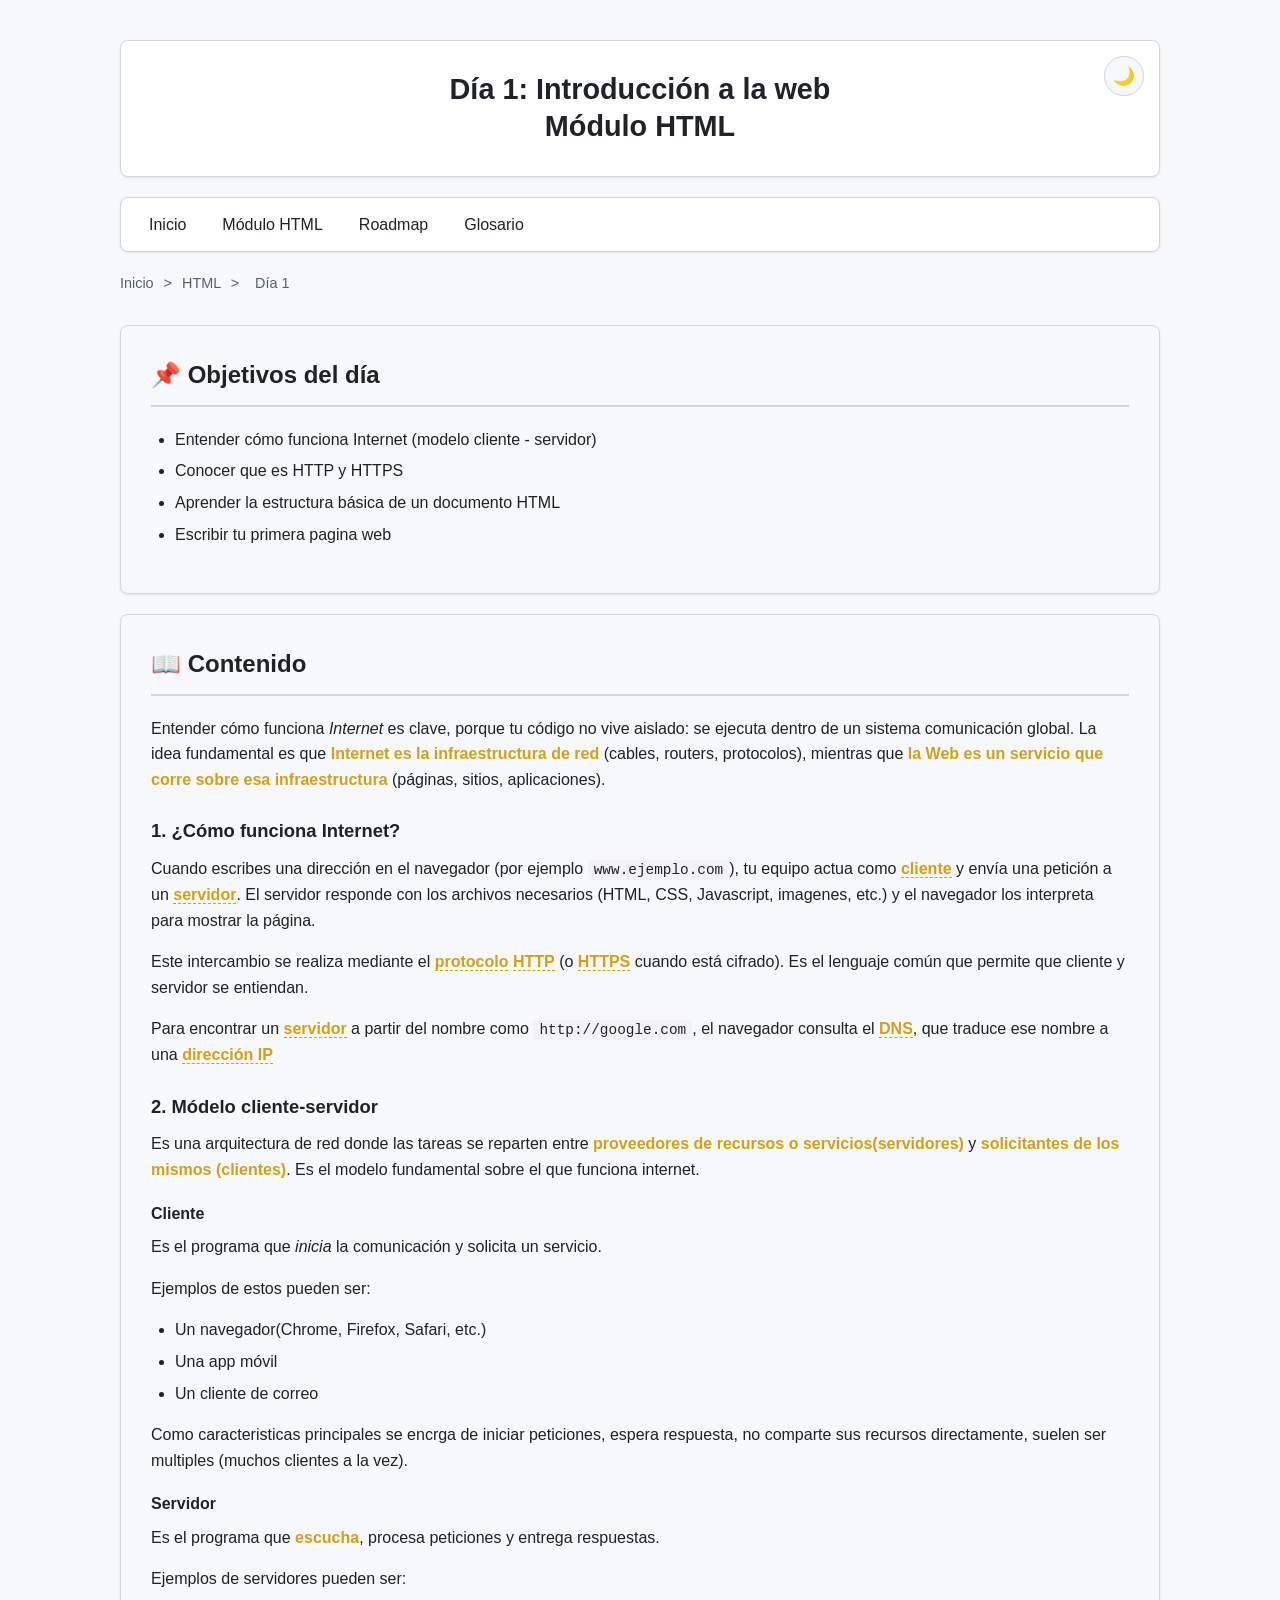
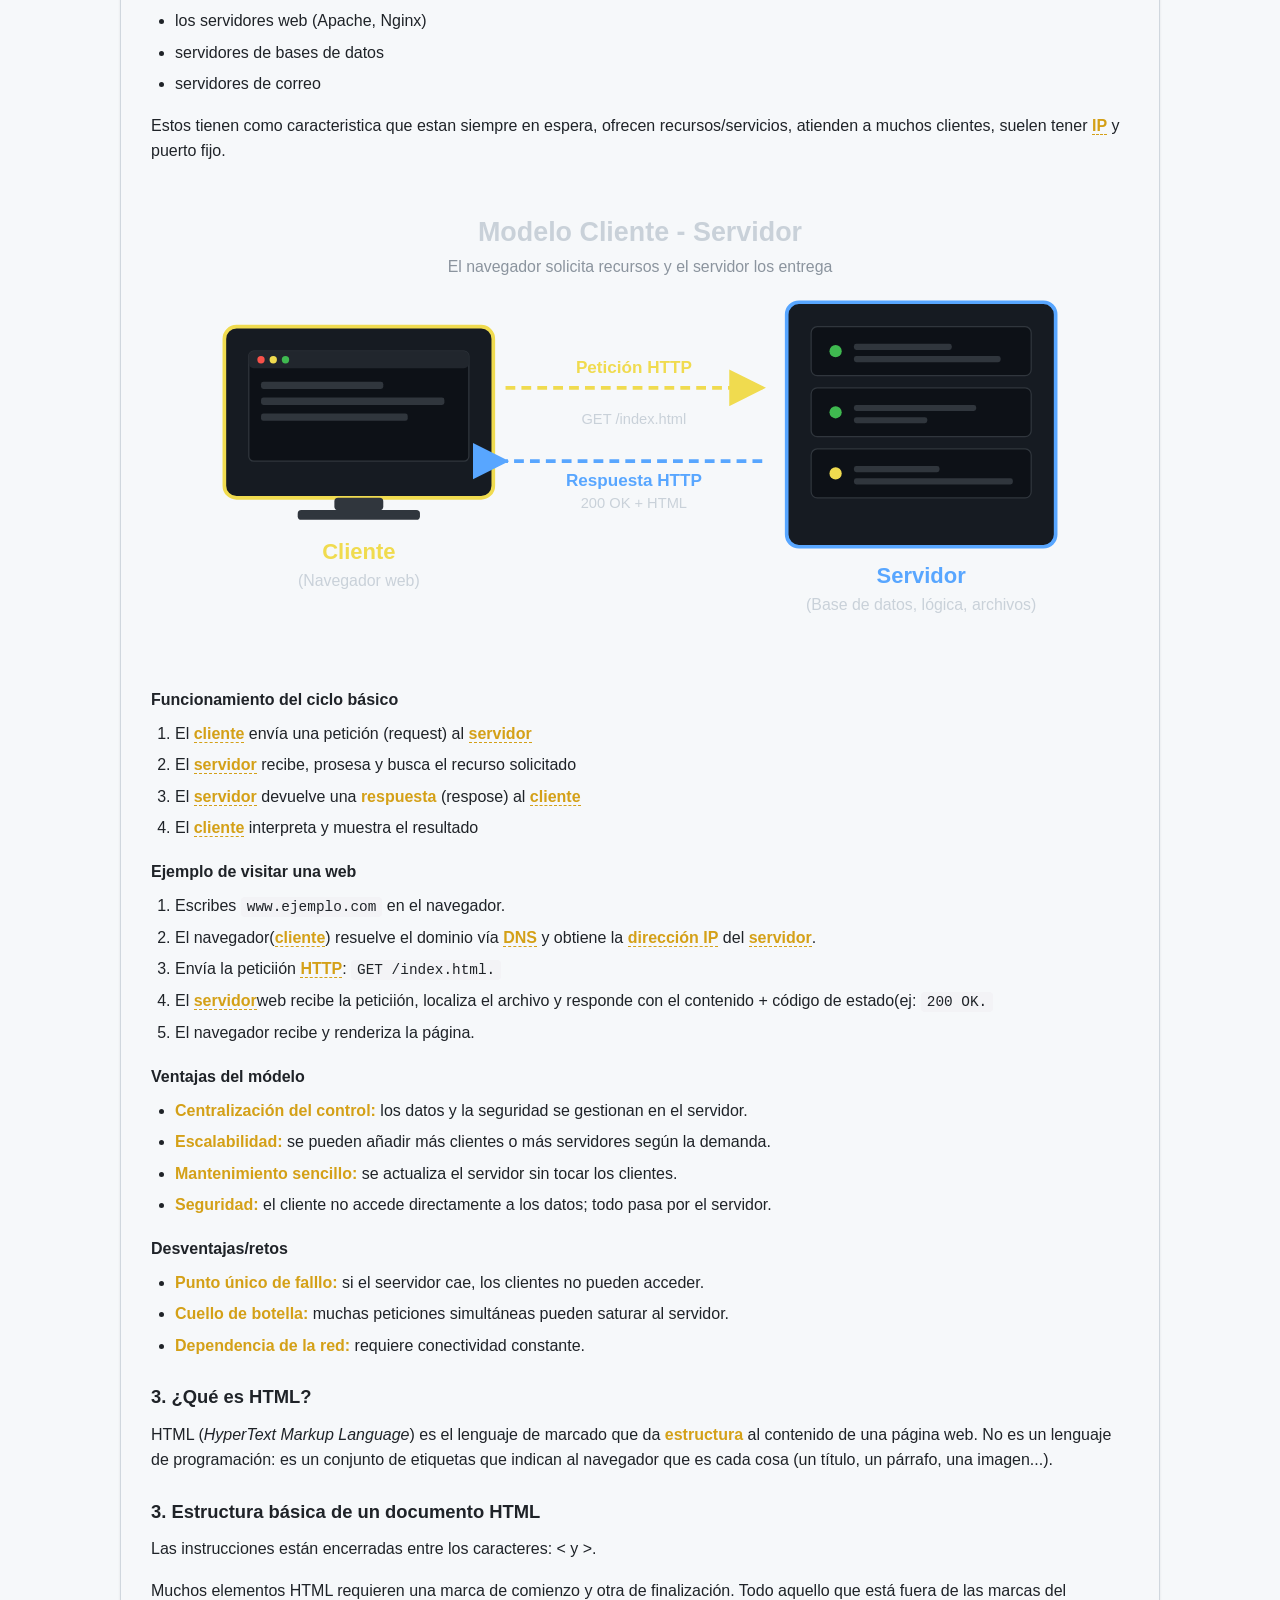
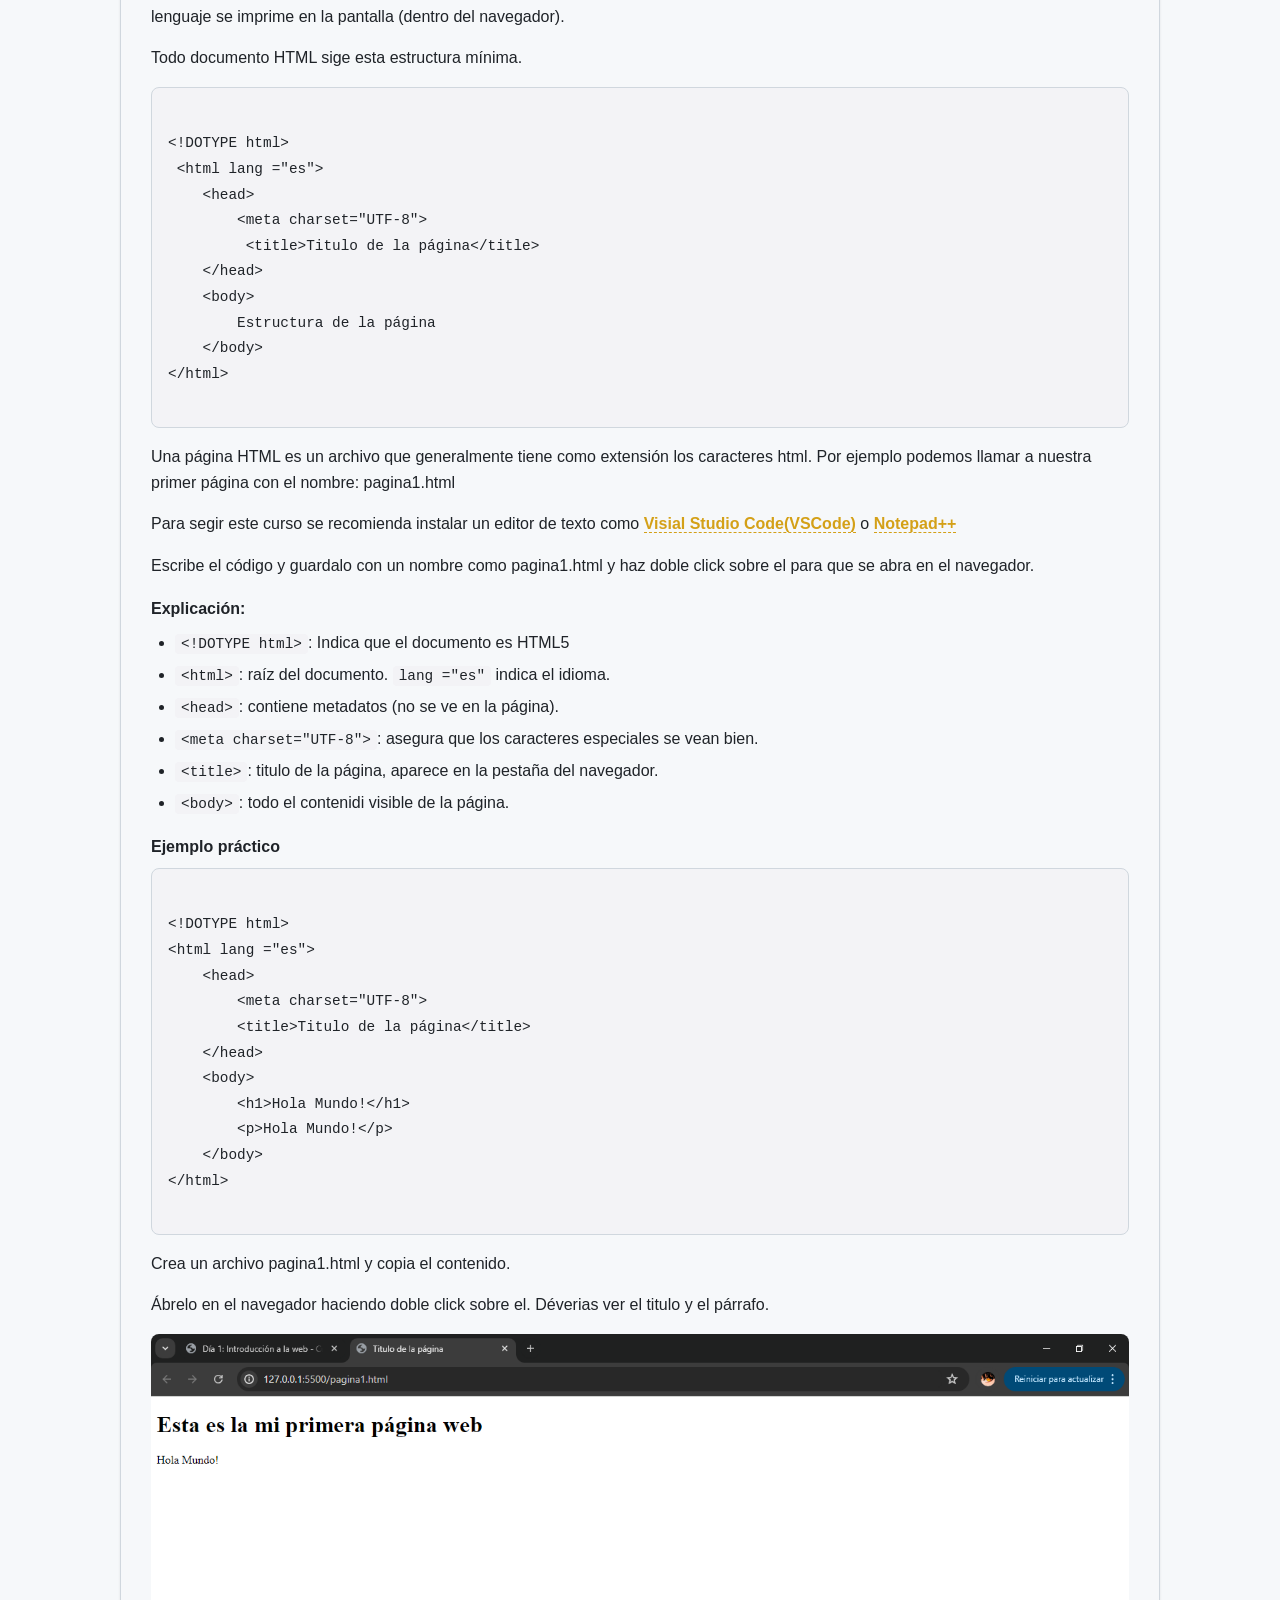
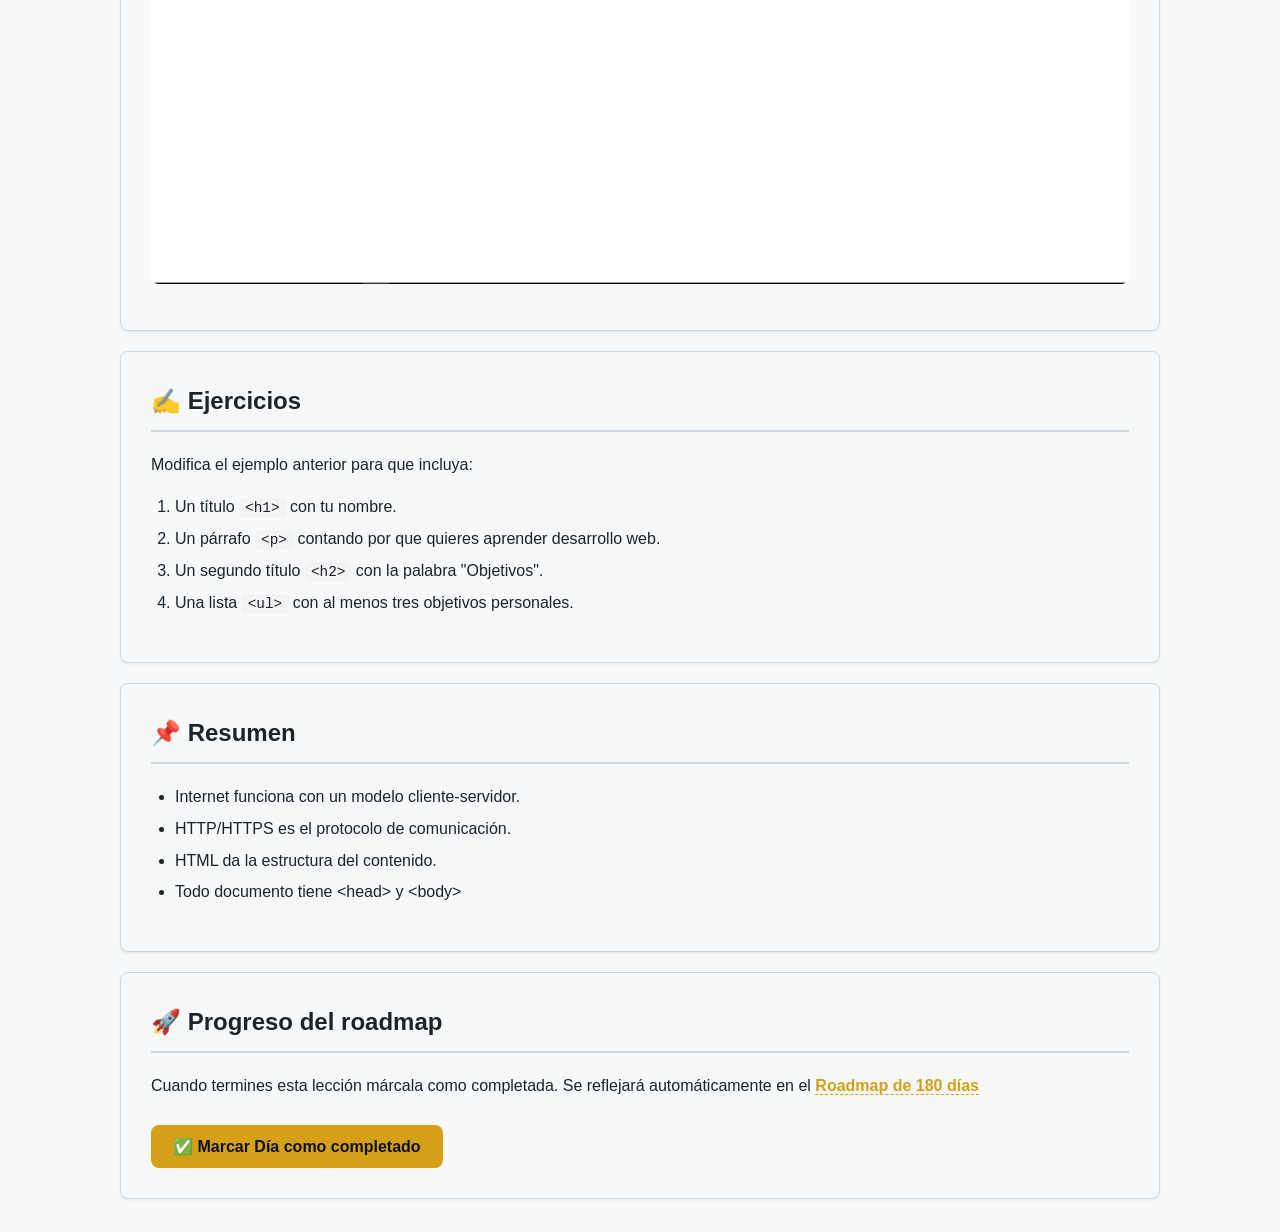
<file: lecciones/html/dia-1-intro-web.html>
<!DOCTYPE html>
<html lang="es">
<head>
    <meta charset="UTF-8">
    <meta name="viewport" content="width=device-width, initial-scale=1.0">
    <meta name="author" content="Lynariel">
    <title>Día 1: Introducción a la web - Curso de desarrollo web Full Stack</title>
    <link rel="stylesheet" href="../../styles/layout.css">
    <link rel="stylesheet" href="../../styles/lesson.css">
</head>
<body>
    <header class="page-header">
        <button class="theme-toggle" id="themeToggle">🌙</button>
        <h1>Día 1: Introducción a la web <br><span>Módulo HTML</span></h1>
    </header>

    <nav class="menu">
        <ul>
            <li><a href="../../index.html">Inicio</a></li>
            <li><a href="../../temas/html.html">Módulo HTML</a></li>
            <li><a href="../../roadmap.html">Roadmap</a></li>
            <li><a href="../../glosario/glosario.html">Glosario</a></li>
        </ul>
    </nav>

    <main class="main">

        <nav class="breadcrumb" aria-label="Ruta de navegacion">
            <a href="../../index.html">Inicio</a>
            <span>></span>
            <a href="../../temas/html.html">HTML</a>
            <span>></span>
            <span>Día 1</span>
        </nav>

        <section class="section-card">
            <h2>&#128204; Objetivos del día</h2>
            <ul class="objetive-list">
                <li>Entender cómo funciona Internet (modelo cliente - servidor)</li>
                <li>Conocer que es HTTP y HTTPS</li>
                <li>Aprender la estructura básica de un documento HTML</li>
                <li>Escribir tu primera pagina web</li>
            </ul>
        </section>

        <section class="section-card">
            <h2>&#128214; Contenido</h2>
            <p>
                Entender cómo funciona <em>Internet</em> es clave, porque tu código no vive aislado: se ejecuta dentro 
                 de un sistema comunicación global. La idea fundamental es que <strong>Internet es la infraestructura de red</strong>
                 (cables, routers, protocolos), mientras que <strong>la Web es un servicio que corre sobre esa infraestructura</strong>
                 (páginas, sitios, aplicaciones).
            </p>
            <h3>1. ¿Cómo funciona Internet?</h3>
            <p>
                Cuando escribes una dirección en el navegador (por ejemplo <code>www.ejemplo.com</code>), tu equipo actua como <a href="../glosario/glosario.html#cliente">cliente</a>
                y envía una petición a un <a href="../../glosario/glosario.html#servidor">servidor</a>. El servidor responde con los archivos necesarios (HTML, CSS, Javascript, imagenes, etc.)
                y el navegador los interpreta para mostrar la página.
            </p>
            
            <p>
                Este intercambio se realiza mediante el <a href="../../glosario/glosario.html#protocolo">protocolo</a> 
                <a href="../../glosario/glosario.html#http">HTTP</a> (o <a href="../../glosario/glosario.html#https">HTTPS</a> cuando
                está cifrado). Es el lenguaje común que permite que cliente y servidor se entiendan.
            </p>
            <p>
                Para encontrar un <a href="../../glosario/glosario.html#servidor">servidor</a> a partir del nombre como <code>http://google.com</code>, 
                el navegador consulta el <a href="../../glosario/glosario.html#dns">DNS</a>, que traduce ese nombre a una 
                <a href="../../glosario/glosario.html#ip">dirección IP</a>
            </p>
            <h3>2. Módelo cliente-servidor</h3>
            <p>
                Es una arquitectura de red donde las tareas se reparten entre <strong>proveedores de recursos o servicios(servidores)</strong>
                 y <strong>solicitantes de los mismos (clientes)</strong>. Es el modelo fundamental sobre el que funciona internet.
            </p>
            <h4>Cliente</h4>
            <p>
                Es el programa que <em>inicia</em> la comunicación y solicita un servicio.
            </p>
            <p>
                Ejemplos de estos pueden ser:
                <ul>
                    <li>Un navegador(Chrome, Firefox, Safari, etc.)</li>
                    <li>Una app móvil</li>
                    <li>Un cliente de correo</li>
                </ul>
            </p>
            <p>
                Como caracteristicas principales se encrga de iniciar peticiones, espera respuesta, no comparte sus recursos directamente, 
                suelen ser multiples (muchos clientes a la vez).
            </p>
            <h4>Servidor</h4>
            <p>
                Es el programa que <strong>escucha</strong>, procesa peticiones y entrega respuestas.
            </p>
            <p>
                Ejemplos de servidores pueden ser: 
                <ul>
                    <li>los servidores web (Apache, Nginx)</li>
                    <li>servidores de bases de datos</li>
                    <li>servidores de correo</li>
                </ul>
            </p>
            <p>
                Estos tienen como caracteristica que estan siempre en espera, ofrecen recursos/servicios, atienden a muchos clientes, suelen 
                tener <a href="../../glosario/glosario.html#ip">IP</a> y puerto fijo.
            </p>
            <img src="../../assets/images/cliente-servidor.svg" alt="Modelo de cliente-servidor">
            <h4>Funcionamiento del ciclo básico</h4>
                <ol>
                    <li>El <a href="../../glosario/glosario.html#cliente">cliente</a> envía una petición (request) al <a href="../../glosario/glosario.html#servidor">servidor</a></li>
                    <li>El <a href="../../glosario/glosario.html#servidor">servidor</a> recibe, prosesa y busca el recurso solicitado</li>
                    <li>El <a href="../../glosario/glosario.html#servidor">servidor</a> devuelve una <strong>respuesta</strong> (respose) al <a href="../../glosario/glosario.html#cliente">cliente</a></li>
                    <li>El <a href="../../glosario/glosario.html#cliente">cliente</a> interpreta y muestra el resultado</li>
                </ol>
                <h4>Ejemplo de visitar una web</h4>
                <ol>
                    <li>Escribes <code>www.ejemplo.com</code> en el navegador.</li>
                    <li>El navegador(<a href="../../glosario/glosario.html#cliente">cliente</a>) resuelve el dominio vía 
                    <a href="../../glosario/glosario.html#dns">DNS</a> y obtiene la <a href="../../glosario/glosario.html#ip">dirección IP</a> del <a href="../../glosario/glosario.html#servidor">servidor</a>.</li>
                    <li>Envía la peticiión <a href="../../glosario/glosario.html#http">HTTP</a>: <code>GET /index.html.</code></li>
                    <li>El <a href="../../glosario/glosario.html#servidor">servidor</a>web recibe la peticiión, localiza el archivo y responde con el contenido + código de estado(ej: <code>200 OK.</code></li>
                    <li>El navegador recibe y renderiza la página.</li>
                </ol>
                <h4>Ventajas del módelo</h4>
                <ul>
                    <li><strong>Centralización del control:</strong> los datos y la seguridad se gestionan en el servidor.</li>
                    <li><strong>Escalabilidad:</strong> se pueden añadir más clientes o más servidores según la demanda.</li>
                    <li><strong>Mantenimiento sencillo:</strong> se actualiza el servidor sin tocar los clientes.</li>
                    <li><strong>Seguridad:</strong> el cliente no accede directamente a los datos; todo pasa por el servidor.</li>
                </ul>
                <h4>Desventajas/retos</h4>
                <ul>
                    <li><strong>Punto único de falllo:</strong> si el seervidor cae, los clientes no pueden acceder.</li>
                    <li><strong>Cuello de botella:</strong> muchas peticiones simultáneas pueden saturar al servidor.</li>
                    <li><strong>Dependencia de la red:</strong> requiere conectividad constante.</li>
                </ul>
            <h3>3. ¿Qué es HTML?</h3>
            <p>
                HTML (<em>HyperText Markup Language</em>) es el lenguaje de marcado que da <strong>estructura</strong> 
                al contenido de una página web. No es un lenguaje de programación: es un conjunto de etiquetas que indican 
                al navegador que es cada cosa (un título, un párrafo, una imagen...).
            </p>
            <h3>3. Estructura básica de un documento HTML</h3>
            <p>
                Las instrucciones están encerradas entre los caracteres: &lt; y &gt;.
            <p>
                Muchos elementos HTML requieren una marca de comienzo y otra de finalización. Todo aquello que está fuera de las marcas del lenguaje se imprime en la pantalla (dentro del navegador).
            </p>
            </p>
            <p>
                Todo documento HTML sige esta estructura mínima.
            </p>
            <pre><code>
&lt;!DOTYPE html&gt;
 &lt;html lang ="es"&gt;
    &lt;head&gt;
        &lt;meta charset="UTF-8"&gt;
         &lt;title&gt;Titulo de la página&lt;/title&gt;
    &lt;/head&gt;
    &lt;body&gt;
        Estructura de la página
    &lt;/body&gt;
&lt;/html&gt;
            </code></pre>

            <p>
                Una página HTML es un archivo que generalmente tiene como extensión los caracteres html. Por ejemplo podemos llamar a nuestra primer página con el nombre: pagina1.html
            </p>
            <p>
                Para segir este curso se recomienda instalar un editor de texto como <a href="https://code.visualstudio.com/download">Visial Studio Code(VSCode)</a> o 
                <a href="https://notepad-plus-plus.org/download/v7.5.4.html">Notepad++</a>
            </p>
            <p>
                Escribe el código y guardalo con un nombre como pagina1.html y haz doble click sobre el para que se abra en el navegador.
            </p>
            <h4>Explicación:</h4>
            <ul>
                <li><code>&lt;!DOTYPE html&gt;</code>: Indica que el documento es HTML5</li>
                <li><code>&lt;html&gt;</code>: raíz del documento. <code>lang ="es"</code> indica el idioma.</li>
                <li><code>&lt;head&gt;</code>: contiene metadatos (no se ve en la página).</li>
                <li><code>&lt;meta charset="UTF-8"&gt;</code>: asegura que los caracteres especiales se vean bien.</li>
                <li><code>&lt;title&gt;</code>: titulo de la página, aparece en la pestaña del navegador.</li>
                <li><code>&lt;body&gt;</code>: todo el contenidi visible de la página.</li>
            </ul>

            <h4>Ejemplo práctico</h4>
            <pre><code>
&lt;!DOTYPE html&gt;
&lt;html lang ="es"&gt;
    &lt;head&gt;
        &lt;meta charset="UTF-8"&gt;
        &lt;title&gt;Titulo de la página&lt;/title&gt;
    &lt;/head&gt;
    &lt;body&gt;
        &lt;h1&gt;Hola Mundo!&lt;/h1&gt;
        &lt;p&gt;Hola Mundo!&lt;/p&gt;
    &lt;/body&gt;
&lt;/html&gt;
                            </code></pre>
            <p>
                Crea un archivo pagina1.html y copia el contenido.
            </p>
            <p>
                Ábrelo en el navegador haciendo doble click sobre el. Déverias ver el titulo y el párrafo.
            </p>

            <img src="../../assets/images/navegador.png" alt="Resultado de la pagina">
            <p>

            </p>

        </section>
        <section class="section-card">
            <h2>✍ Ejercicios</h2>
            <p>
                Modifica el ejemplo anterior para que incluya:
            </p>
            <ol>
                <li>Un título <code>&lt;h1&gt;</code> con tu nombre.</li>
                <li>Un párrafo <code>&lt;p&gt;</code> contando por que quieres aprender desarrollo web.</li>
                <li>Un segundo título <code>&lt;h2&gt;</code> con la palabra "Objetivos".</li>
                <li>Una lista <code>&lt;ul&gt;</code> con al menos tres objetivos personales.</li>
            </ol>
        </section>

        <section class="section-card">
            <h2>📌 Resumen</h2>
            <ul>
                <li>Internet funciona con un modelo cliente-servidor.</li>
                <li>HTTP/HTTPS es el protocolo de comunicación.</li>
                <li>HTML da la estructura del contenido.</li>
                <li>Todo documento tiene &lt;head&gt; y &lt;body&gt;</li>
            </ul>
        </section>

        <section class="section-card roadmap-progress">
            <h2>&#128640; Progreso del roadmap</h2>
            <p>
                Cuando termines esta lección márcala como completada. Se reflejará automáticamente
                en el <a href="../../roadmap.html">Roadmap de 180 días</a>
            </p>
            <button class="complete-btn" id="completeBtn" data-task-id="task-0-0">
                &#9989; Marcar Día como completado
            </button>
        </section>
    </main>
    
    <script src="../../scripts/themes.js"></script>
    <script src="../../scripts/progress-btn.js"></script>
</body>
</html>
</file>
<file: styles/layout.css>
/*===========================
  VARIABLES DE TEMAS
============================*/
/* Modo claro */
:root {
    --bg-color: #f6f8fa;
    --card-bg: #ffffff;
    --text-color: #1f2328;
    --text-muted: #57606a;
    --acent-color: #d4a017;
    --acent-hover: #b8890f;
    --border-color: #d0d7de;
    --header-bg: #ffffff;
    --nav-bg: #ffffff;
    --nav-hover: #f3f3f6;
    --shadow: 0 1px 3px rgba( 0, 0, 0, 0.08 );
    --topic-bg: #ffffff;
    --topic-hover: #f9fafb;
}

/* Modo oscuro */

html[data-theme="dark"] {
  --bg-color: #0d1117;
  --card-bg: #161b22;
  --text-color: #c9d1d9;
  --text-muted: #8b949e;
  --acent-color: #f0db4f;
  --acent-hover: #e3c92e;
  --border-color: #30363d;
  --header-bg: #161b22;
  --nav-bg: #161b22;
  --nav-hover: #1f242c;
  --shadow: 0 1px 3px rgba( 0, 0, 0, 0.4 );
  --topic-bg: #1c2128;
  --topic-hover: #22272e;
}

* {
  box-sizing: border-box;
  margin: 0;
  padding: 0;
  font-family: -apple-system, BlinkMacSystemFont, "Segoe UI", Roboto, Helvatica, Arial, sans-serif;
}

body {
  background-color: var(--bg-color);
  color: var(--text-color);
  line-height: 1.6;
  padding: 20px;
  transition: background-color 0.3s ease, color 0.3s ease;
  min-height: 100hv;
}

img {
  max-width: 100%;
  height: auto;
  display: block;
  border-radius: 8px;
}
/*=========================
 HEADER
==========================*/

.page-header {
  background-color: var(--header-bg);
  border: 1px solid var(--border-color);
  border-radius: 8px;
  padding: 30px 20px;
  text-align: center;
  margin-bottom: 20px;
  position: relative;
  box-shadow: var(--shadow);
  transition: background-color 0.3s ease, border-color 0.3s ease;
}

.page-header h1 {
  color: var(--text-color);
  font-size: 1.8rem;
  line-height: 1.3;
}

.page-header h1 strong {
  color: var(--acent-color);
}

/* Boton del tema */

.theme-toggle {
  position: absolute;
  top: 15px;
  right: 15px;
  background-color: var(--bg-color);
  border: 1px solid var(--border-color);
  color: var(--text-color);
  width: 40px;
  height: 40px;
  border-radius: 50%;
  cursor: pointer;
  font-size: 1.1rem;
  display: flex;
  align-items: center;
  justify-content: center;
  transition: all 0.2s ease;
}

.theme-toggle:hover {
  background-color: var(--nav-hover);
  transform: scale(1.3);
}

/*===================
NAV
====================*/

.menu {
  background-color: var(--nav-bg);
  border: 1px solid var(--border-color);
  border-radius: 8px;
  margin-bottom: 20px;
  box-shadow: var(--shadow);
  transition: background-color 0.3s ease, border-color 0,3s ease;
}

.menu ul {
  list-style: none;
  display: flex;
  flex-wrap: wrap;
  padding: 0 10px;
}

.menu li a {
  display: block;
  padding: 14px 18px;
  color: var(--text-color);
  text-decoration: none;
  font-weight: 500;
  border-radius: 6px;
  transition: all 0.2s ease;
}

.menu li a:hover {
  background-color: var(--nav-hover);
  color: var(--acent-color);
  transform: scale(1.3);
}

/*========================
 MAIN
 ========================*/

 .main {
  display: flex;
  flex-direction: column;
  gap: 20px;
 }



 .section-card {
  background-color: var(--bg-color);
  border: 1px solid var(--border-color);
  border-radius: 8px;
  padding: 30px;
  box-shadow: var(--shadow);
  transition: background-color 0.3s ease, border-color 0.3s ease;
 }

 .section-card h2 {
  color: var(--text-color);
  font-size: 1.5rem;
  margin-bottom: 20px;
  padding-bottom: 10px;
  border-bottom: 2px solid var(--border-color);
 }

 .section-card p {
  margin-bottom: 16px;
  color: var(--text-color);
 }

 .section-card strong {
  color: var(--acent-color);
 }

 .section-card a {
  color: var(--acent-color);
  text-decoration: none;
  font-weight: bold;
  border-bottom:  1px dashed var(--acent-color);
  transition: color 0.2s ease;
 }

 .section-card a:hover{
  color: var(--acent-hover);
 }

 /*===========================
 TEMAS (grid de tarjetas)
 ===========================*/

 .topics-grid {
  display: grid;
  grid-template-columns: 1fr;
  gap: 15px;
  margin-top: 10px;
 }

.topic-card {
  display: block;
  background-color: var(--topic-bg);
  border: 1px solid var(--border-color);
  border-left: 4px solid var(--acent-color);
  border-radius: 6px;
  padding: 16px 18px;
  text-decoration: none;
  color: var(--text-color);
  transition: all 0.2s ease;
}

.topic-card:hover {
  background-color: var(--topic-hover);
  transform: translateX(4px);
  border-left-color: var(--acent-hover);
}

.topic-card .topic-icon {
  font-size: 1.4rem;
  margin-right: 8px;
  vertical-align: middle;
}

.topic-card .topic-title {
  font-weight: bold;
  font-size: 1.05rem;
  display: inline;
}

.topic-card .topic-day {
  display: block;
  color: var(--text-muted);
  font-size: 0.85rem;
  margin-top: 4px;
}

.topic-card .topic-desc {
  display: block;
  color: var(--text-muted);
  font-size: 0.9rem;
  margin-top: 6px;
  line-height: 1.4;
}

@media ( min-width: 600px ) {
  .topics-grid {
    grid-template-columns: 1fr 1fr;
  }
}

 @media ( min-width: 768px ) {
  body {
    max-width: 1080px;
    margin: 0 auto;
    padding: 40px 20px;
  }

  .page-header {
    font-size: 2.2rem;
  }
 }
</file>
<file: styles/roadmap.css>
/* ============================
           TEMA CLARO (por defecto)
           ============================ */
           :root {
            --bg-color: #f6f8fa;
            --card-bg: #ffffff;
            --text-color: #1f2328;
            --text-muted: #57606a;
            --accent-color: #d4a017;
            --accent-hover: #b8890f;
            --border-color: #d0d7de;
            --header-bg: #ffffff;
            --nav-hover: #f3f4f6;
            --completed-color: #1a7f37;
            --completed-text: #57606a;
            --module-header-bg: #f3f4f6;
            --module-header-hover: #eaeef2;
            --task-hover: #f9fafb;
        }

        /* ============================
           TEMA OSCURO (estilo roadmap original)
           ============================ */
        html[data-theme="dark"] {
            --bg-color: #0d1117;
            --card-bg: #161b22;
            --text-color: #c9d1d9;
            --text-muted: #8b949e;
            --accent-color: #f0db4f;
            --accent-hover: #e3c92e;
            --border-color: #30363d;
            --header-bg: #161b22;
            --nav-hover: #1f242c;
            --completed-color: #238636;
            --completed-text: #8b949e;
            --module-header-bg: #1f242c;
            --module-header-hover: #2a3038;
            --task-hover: #1c2128;
        }

        * {
            box-sizing: border-box;
            margin: 0;
            padding: 0;
            font-family: -apple-system, BlinkMacSystemFont, "Segoe UI", Roboto,
                Helvetica, Arial, sans-serif;
        }

        body {
            background-color: var(--bg-color);
            color: var(--text-color);
            line-height: 1.6;
            padding: 20px;
            transition: background-color 0.3s ease, color 0.3s ease;
        }

        header {
            text-align: center;
            margin-bottom: 30px;
            padding-bottom: 20px;
            border-bottom: 2px solid var(--border-color);
            position: relative;
        }

        h1 {
            color: var(--text-color);
            font-size: 2rem;
            margin-bottom: 10px;
        }

        h1 span {
            color: var(--accent-color);
        }

        .theme-toggle {
            position: absolute;
            top: 0;
            right: 0;
            background-color: var(--card-bg);
            border: 1px solid var(--border-color);
            color: var(--text-color);
            width: 40px;
            height: 40px;
            border-radius: 50%;
            cursor: pointer;
            font-size: 1.1rem;
            display: flex;
            align-items: center;
            justify-content: center;
            transition: all 0.2s ease;
        }

        .theme-toggle:hover {
            background-color: var(--module-header-hover);
            transform: scale(1.1);
        }

        .progress-container {
            background-color: var(--card-bg);
            padding: 15px;
            border-radius: 8px;
            margin-bottom: 20px;
            border: 1px solid var(--border-color);
            display: flex;
            align-items: center;
            gap: 15px;
            transition: background-color 0.3s ease, border-color 0.3s ease;
        }

        .progress-bar-bg {
            flex-grow: 1;
            height: 10px;
            background-color: var(--border-color);
            border-radius: 5px;
            overflow: hidden;
        }

        .progress-bar-fill {
            height: 100%;
            width: 0%;
            background-color: var(--completed-color);
            transition: width 0.3s ease;
        }

        .progress-text {
            font-weight: bold;
            color: var(--text-color);
            min-width: 50px;
            text-align: right;
        }

        .module {
            background-color: var(--card-bg);
            border: 1px solid var(--border-color);
            border-radius: 8px;
            margin-bottom: 20px;
            overflow: hidden;
            transition: background-color 0.3s ease, border-color 0.3s ease;
        }

        .module-header {
            background-color: var(--module-header-bg);
            padding: 15px 20px;
            font-size: 1.2rem;
            font-weight: bold;
            color: var(--text-color);
            border-bottom: 1px solid var(--border-color);
            display: flex;
            justify-content: space-between;
            align-items: center;
            cursor: pointer;
            user-select: none;
        }

        .module-header:hover {
            background-color: var(--module-header-hover);
        }

        .module-header .arrow {
            font-size: 0.8rem;
            transition: transform 0.3s;
        }

        .module-header.collapsed .arrow {
            transform: rotate(-90deg);
        }

        .module-content {
            padding: 10px 20px;
            display: block;
        }

        .module-content.collapsed {
            display: none;
        }

        .task {
            display: flex;
            align-items: flex-start;
            padding: 8px 0;
            border-bottom: 1px solid var(--border-color);
            cursor: pointer;
            transition: background 0.2s;
        }

        .task:last-child {
            border-bottom: none;
        }

        .task:hover {
            background-color: var(--task-hover);
            border-radius: 4px;
        }

        .task input[type="checkbox"] {
            margin-top: 5px;
            margin-right: 12px;
            width: 18px;
            height: 18px;
            cursor: pointer;
            accent-color: var(--completed-color);
        }

        .task label {
            cursor: pointer;
            flex-grow: 1;
            font-size: 0.95rem;
        }

        .task.completed label {
            text-decoration: line-through;
            color: var(--completed-text);
        }

        .day-tag {
            display: inline-block;
            background-color: var(--module-header-bg);
            color: var(--text-muted);
            padding: 2px 8px;
            border-radius: 4px;
            font-size: 0.75rem;
            margin-right: 8px;
            font-weight: bold;
            min-width: 60px;
            text-align: center;
        }

        .task.completed .day-tag {
            background-color: var(--completed-color);
            color: #fff;
        }

        .reset-btn {
            background-color: transparent;
            color: #f85149;
            border: 1px solid #f85149;
            padding: 8px 16px;
            border-radius: 6px;
            cursor: pointer;
            font-weight: bold;
            transition: all 0.2s;
            margin-top: 20px;
            display: block;
            width: 100%;
        }

        .reset-btn:hover {
            background-color: #f85149;
            color: #fff;
        }

        .back-link {
            display: inline-block;
            margin-top: 20px;
            color: var(--accent-color);
            text-decoration: none;
            font-weight: bold;
        }

        .back-link:hover {
            color: var(--accent-hover);
        }

        @media (min-width: 768px) {
            body {
                max-width: 800px;
                margin: 0 auto;
                padding: 40px 20px;
            }
        }
</file>
<file: styles/lesson.css>
.breadcrumb {
    font-size: 0.9rem;
    color: var(--text-muted);
    margin-bottom: 10px;
}

.breadcrumb a {
    color: var(--accent-color);
    text-decoration: none;
}

.breadcrumb a:hover {
    text-decoration: underline;
}

.breadcrumb span {
    margin: 0 6px;
}

.section-card ul, 
.section-card ol {
    padding-left: 24px;
    margin-bottom: 16px;
}

.section-card li {
    margin-bottom: 6px;
}

.section-card h3 {
    margin-top: 24px;
    margin-bottom: 10px;
    color: var(--accent-color);
    font-size: 1.15rem;
}

.section-card h4 {
    margin-top: 18px;
    margin-bottom: 8px;
    font-size: 1rem;
}

.section-card code {
    background-color: var(--nav-hover);
    color: var(--accent-color);
    padding: 2px 6px;
    border-radius: 4px;
    font-size: 0.9rem;
    font-family: "Fira Code", Consolas, Monaco, monospace;
}

.section-card pre {
    background-color: var(--nav-hover);
    border: 1px solid var(--border-color);
    border-radius: 8px;
    padding: 16px;
    overflow-x: auto;
    margin-bottom: 16px;
}

.section-card pre code {
    background: none;
    color: var(--text-color);
    padding: 0;
    font-size: 0.9rem;
    line-height: 1.5;
}

.complete-btn {
    display: inline-block;
    background-color: var(--acent-color);
    color: #0d1117;
    border: none;
    padding: 12px 22px;
    border-radius: 8px;
    font-weight: bold;
    font-size: 1rem;
    cursor: pointer;
    transition: all 0.2s ease;
    margin-top: 10px;
}

.complete-btn:hover {
    background-color: #238636;
    color: #fff;
}

.lesson-nav {
    display: flex;
    justify-content: space-between;
    gap: 12px;
    margin-top: 10px;
    flex-wrap: wrap;
}

.lesson-nav a {
    flex: 1;
    min-width: 200px;
    text-align: center;
    padding: 14px 18px;
    background-color: var(--card-bg);
    border: 1px solid var(--border-color);
    border-radius: 8px;
    text-decoration: none;
    font-weight: bold;
    transition: all 0.2s ease;
}

.lesson-nav a:hover {
    background-color: var(--nav-hover);
    color: var(--accent-color);
    border-color: var(--accent-color);
}

.lesson-nav-prev {
    text-align: left;
}

.lesson-nav-vext {
    text-align: right;
}
</file>
